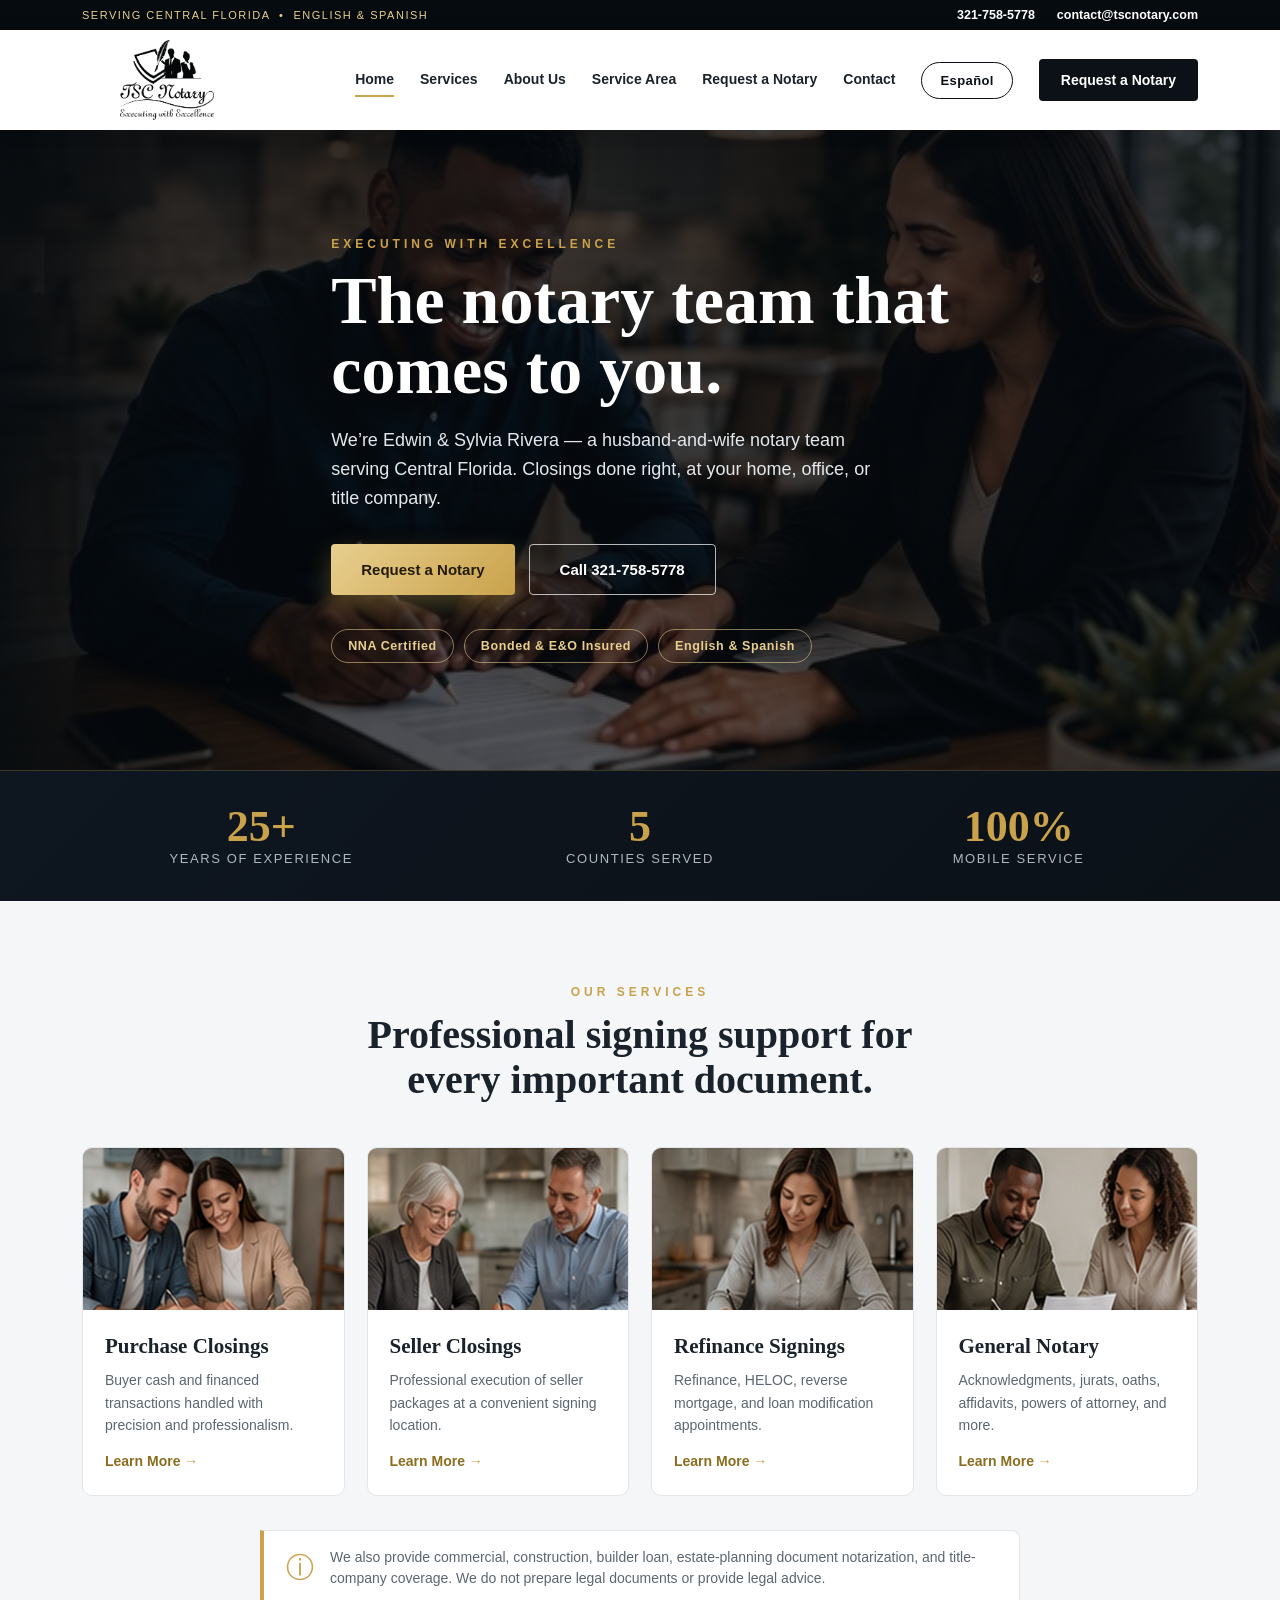
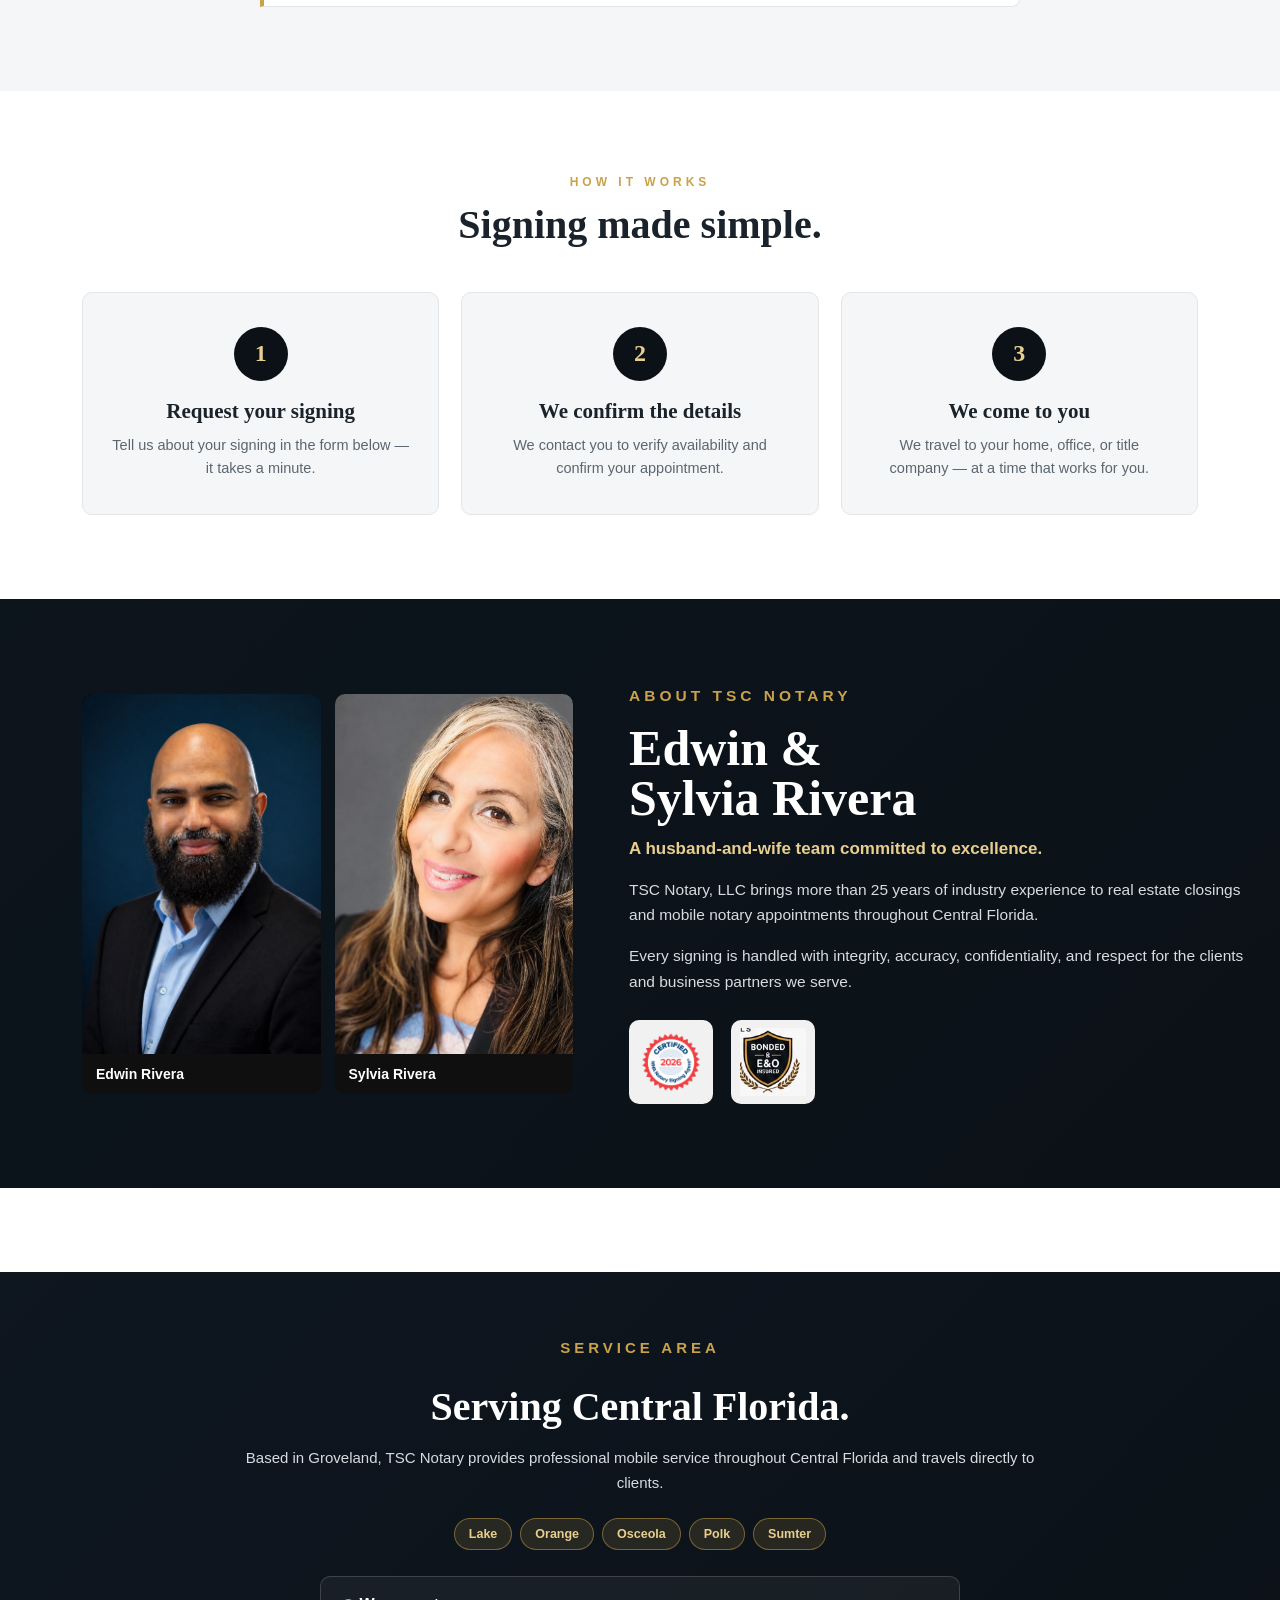
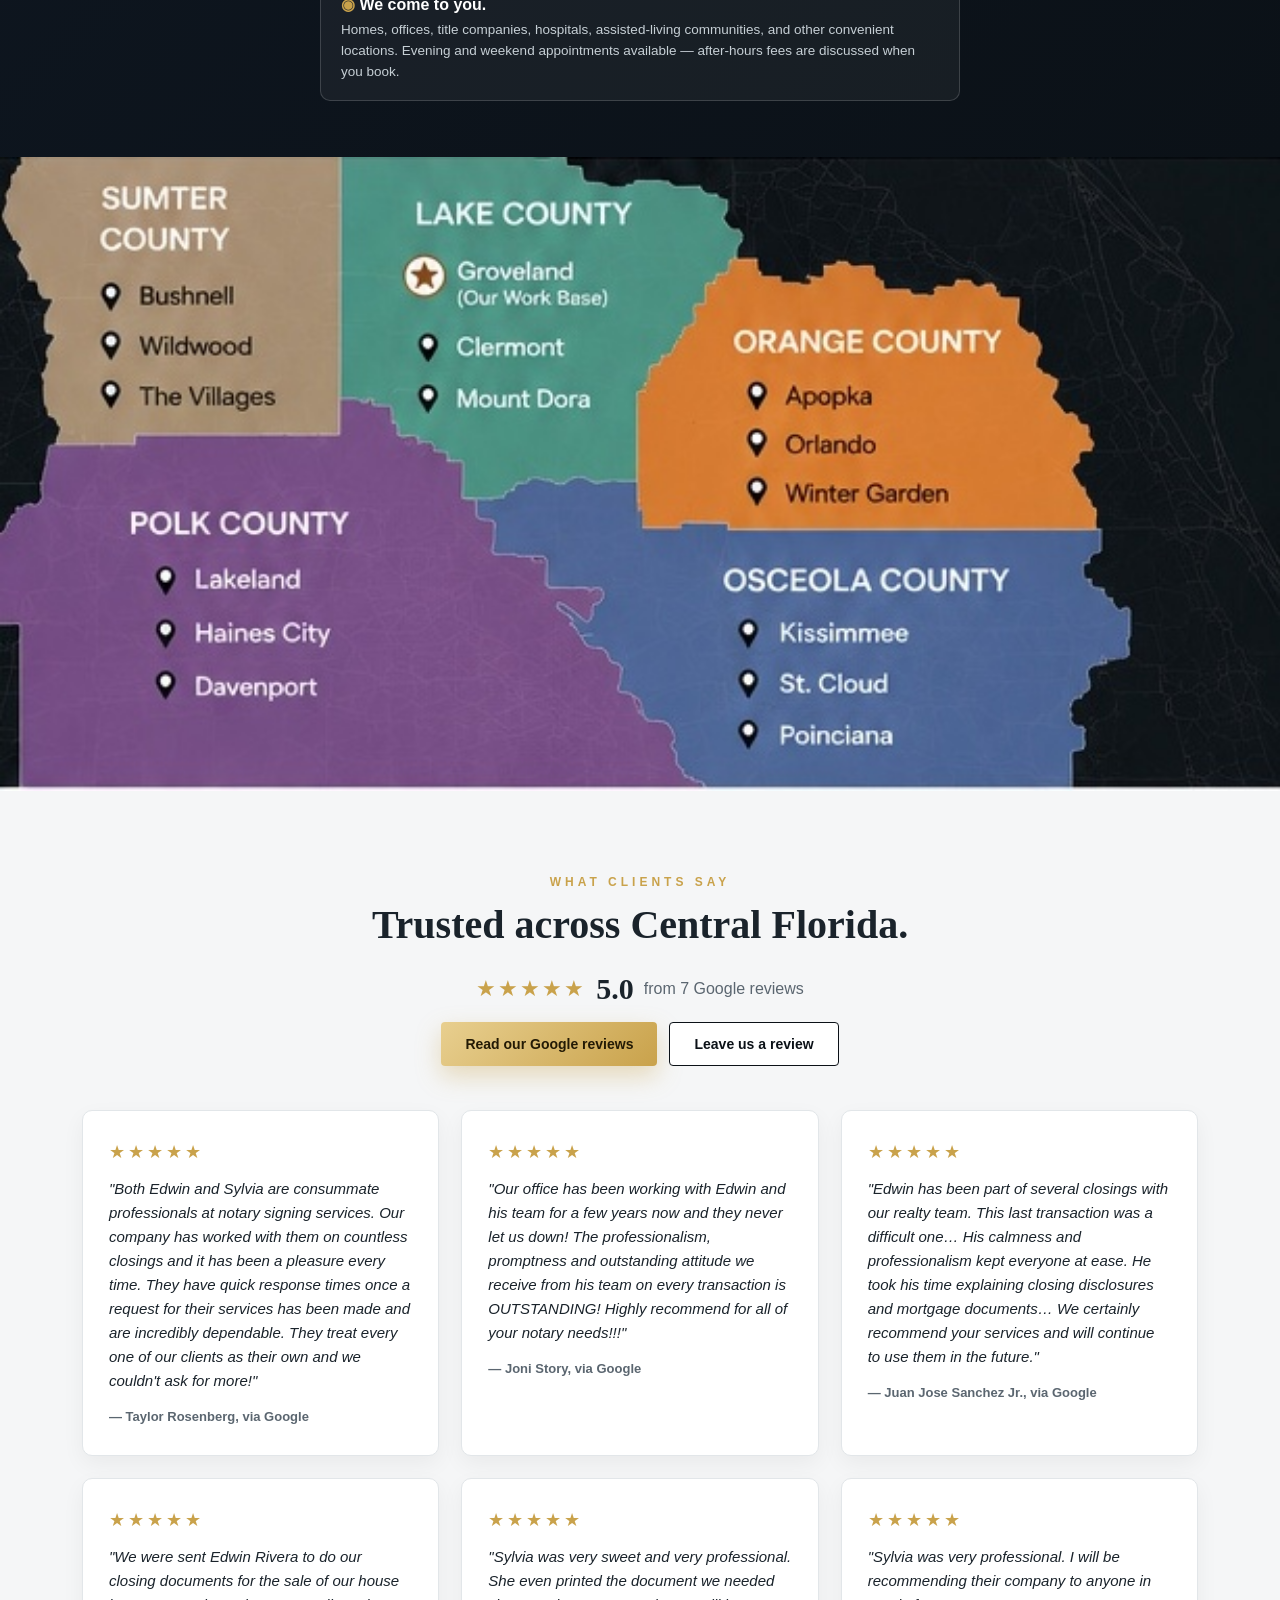
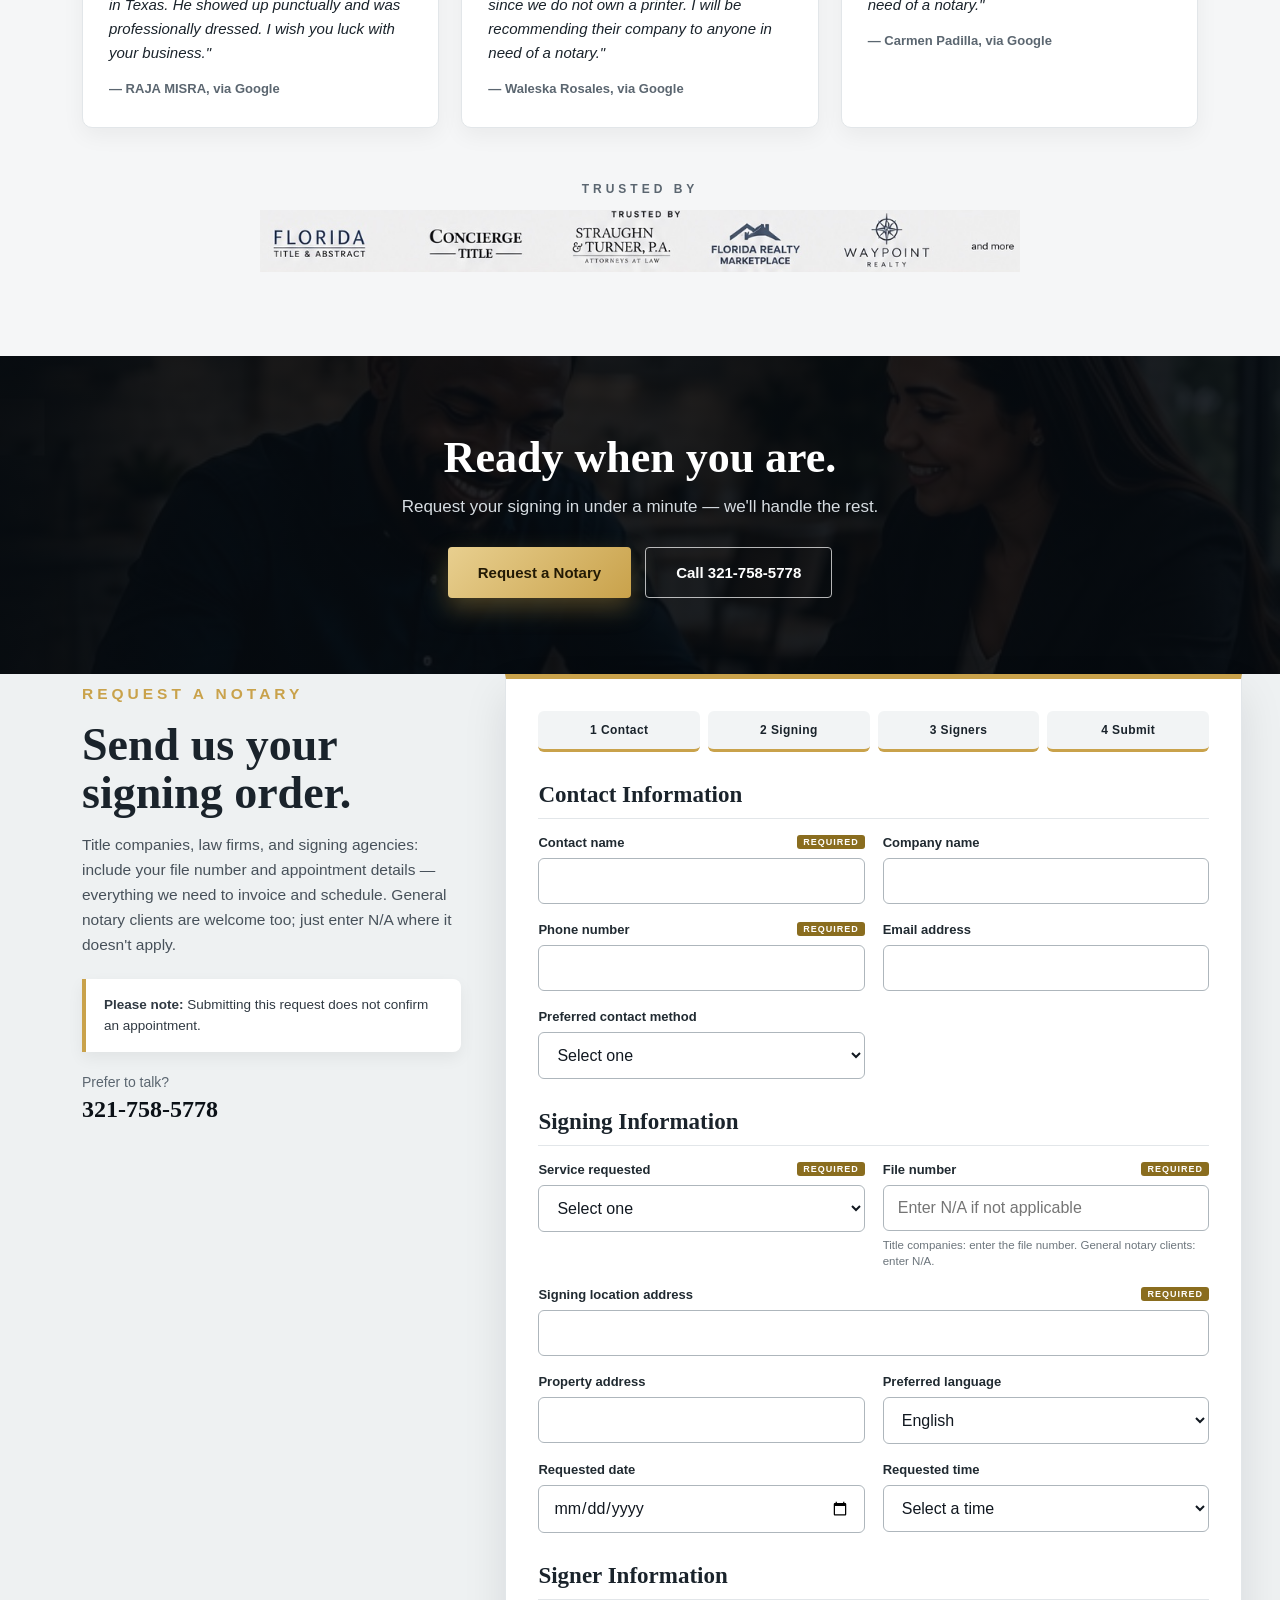
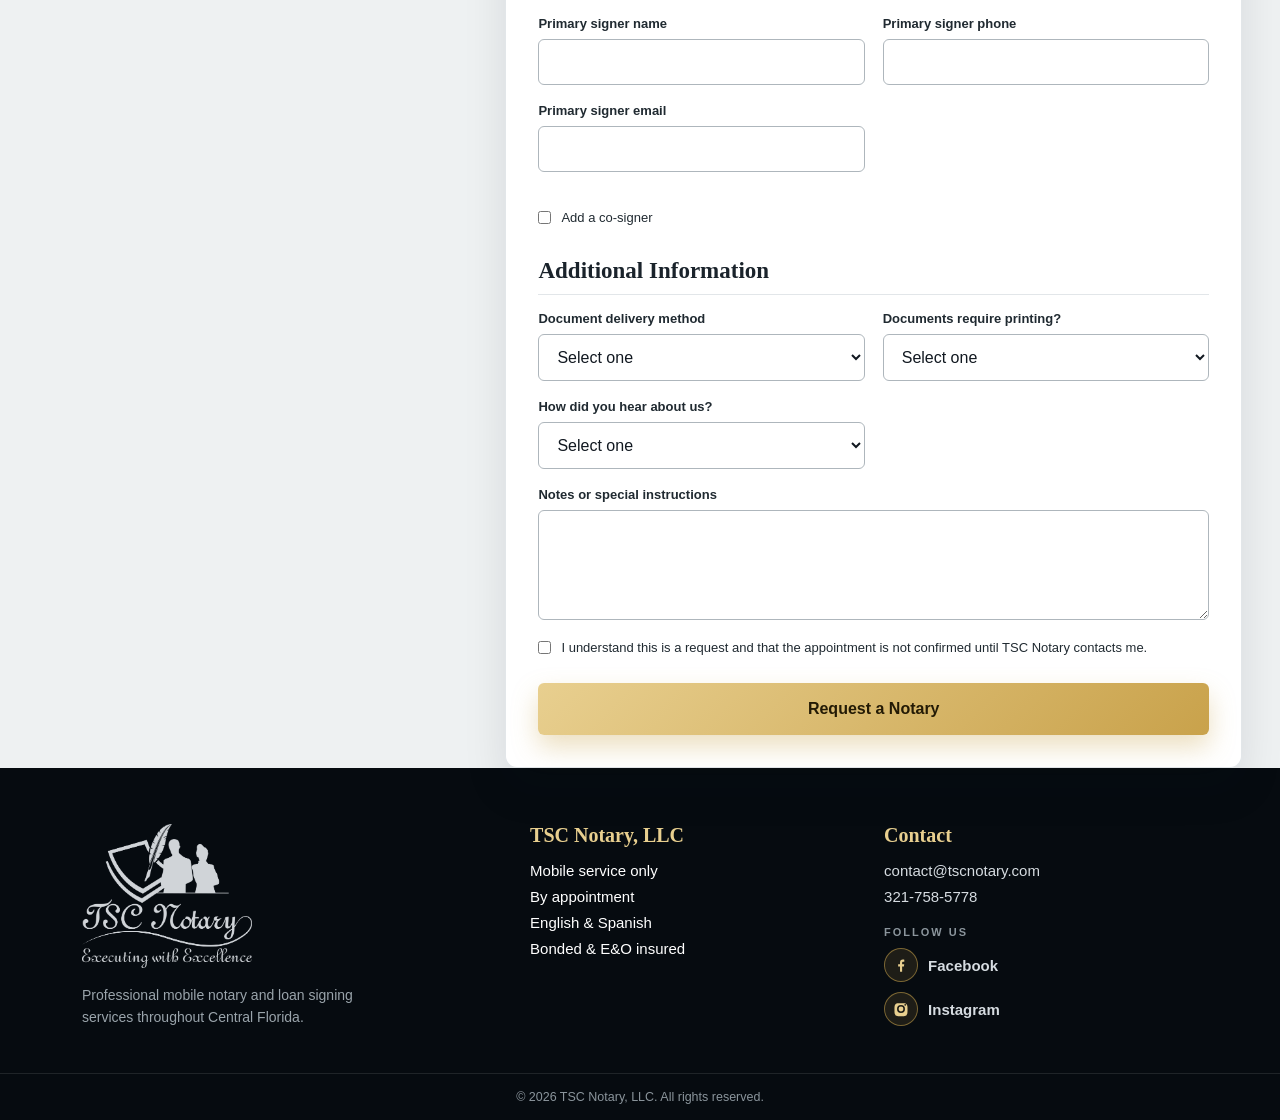
<file: index.html>
<!doctype html>
<html lang="en">
<head>
  <meta charset="utf-8">
  <meta name="viewport" content="width=device-width, initial-scale=1">
  <title>Mobile Notary & Loan Signing Services in Central Florida | TSC Notary, LLC</title>
  <meta name="description" content="TSC Notary, LLC — NNA-certified mobile notary in Central Florida. Loan signings, real estate closings & notarizations at your home or office. English & Spanish.">
  <!-- Link preview card -->
  <meta property="og:type" content="website">
  <meta property="og:url" content="https://tscnotary.com/">
  <meta property="og:title" content="TSC Notary, LLC | Mobile Notary & Loan Signing Services in Central Florida">
  <meta property="og:description" content="Professional mobile notary and loan signing services throughout Central Florida. NNA Certified. English & Spanish.">
  <meta property="og:image" content="https://tscnotary.com/assets/images/tsc-og-card.jpg">
  <meta name="twitter:card" content="summary_large_image">
  <meta name="twitter:title" content="TSC Notary, LLC | Mobile Notary & Loan Signing Services in Central Florida">
  <meta name="twitter:description" content="Professional mobile notary and loan signing services throughout Central Florida. NNA Certified. English & Spanish.">
  <meta name="twitter:image" content="https://tscnotary.com/assets/images/tsc-og-card.jpg">
  <link rel="canonical" href="https://tscnotary.com/">
  <link rel="stylesheet" href="assets/css/concept.css">
  <link rel="stylesheet" href="assets/css/lang-toggle.css">
  <link rel="icon" type="image/png" sizes="512x512" href="assets/logos/favicon.png">
  <link rel="apple-touch-icon" href="assets/logos/favicon.png">
  <script type="application/ld+json">
  {
    "@context": "https://schema.org",
    "@type": "Notary",
    "name": "TSC Notary, LLC",
    "url": "https://tscnotary.com/",
    "telephone": "+1-321-758-5778",
    "email": "contact@tscnotary.com",
    "description": "NNA-certified mobile notary and loan signing services throughout Central Florida. Real estate closings, refinances, seller signings and general notarizations at your home, office, or title company. English & Spanish. By appointment.",
    "founder": [
      {"@type": "Person", "name": "Edwin Rivera"},
      {"@type": "Person", "name": "Sylvia Rivera"}
    ],
    "areaServed": [
      {"@type": "AdministrativeArea", "name": "Lake County, FL"},
      {"@type": "AdministrativeArea", "name": "Orange County, FL"},
      {"@type": "AdministrativeArea", "name": "Osceola County, FL"},
      {"@type": "AdministrativeArea", "name": "Polk County, FL"},
      {"@type": "AdministrativeArea", "name": "Sumter County, FL"}
    ],
    "aggregateRating": {
      "@type": "AggregateRating",
      "ratingValue": "5.0",
      "reviewCount": "7"
    },
    "knowsLanguage": ["English", "Spanish"],
    "sameAs": [
      "https://www.facebook.com/tscnotaryllc/",
      "https://www.instagram.com/tscnotaryllc/"
    ]
  }
  </script>
</head>
<body>

<div class="topbar">
  <div class="wrap topbar-in">
    <span class="topbar-note">Serving Central Florida &nbsp;•&nbsp; English &amp; Spanish</span>
    <span class="topbar-contact">
      <a href="tel:+13217585778">321-758-5778</a>
      <a href="mailto:contact@tscnotary.com">contact@tscnotary.com</a>
    </span>
  </div>
</div>

<header class="site-header">
  <div class="wrap header-in">
    <a class="brand" href="#home" aria-label="TSC Notary home">
      <img src="assets/logos/tsc-logo.png" alt="TSC Notary, Executing with Excellence">
    </a>
    <button class="menu-toggle" aria-label="Open menu">☰</button>
    <nav class="main-nav">
      <a class="active" href="#home">Home</a>
      <a href="#services">Services</a>
      <a href="#about">About Us</a>
      <a href="#service-area">Service Area</a>
      <a href="#request">Request a Notary</a>
      <a href="#contact">Contact</a>
    </nav>
    <button class="lang-toggle" id="lang-toggle" aria-label="Switch to Spanish">Español</button>
    <a class="header-cta" href="#request">Request a Notary</a>
  </div>
</header>

<main>
<!-- HERO -->
<section class="hero" id="home">
  <div class="wrap hero-in">
    <p class="eyebrow gold">EXECUTING WITH EXCELLENCE</p>
    <h1>The notary team that<br>comes to you.</h1>
    <p class="hero-sub">We&rsquo;re Edwin &amp; Sylvia Rivera — a husband-and-wife notary team serving Central Florida. Closings done right, at your home, office, or title company.</p>
    <div class="hero-actions">
      <a class="btn btn-gold" href="#request">Request a Notary</a>
      <a class="btn btn-ghost" href="tel:+13217585778">Call 321-758-5778</a>
    </div>
    <div class="trust-chips">
      <span>NNA Certified</span>
      <span>Bonded &amp; E&amp;O Insured</span>
      <span>English &amp; Spanish</span>
    </div>
  </div>
</section>

<!-- STATS -->
<section class="stats">
  <div class="wrap stats-in">
    <div class="stat"><strong>25+</strong><span>Years of experience</span></div>
    <div class="stat"><strong>5</strong><span>Counties served</span></div>
    <div class="stat"><strong>100%</strong><span>Mobile service</span></div>
  </div>
</section>

<!-- SERVICES -->
<section class="services section" id="services">
  <div class="wrap">
    <p class="eyebrow gold center">OUR SERVICES</p>
    <h2 class="section-title center">Professional signing support for<br>every important document.</h2>
    <div class="service-grid">
      <article class="service-card">
        <div class="card-img"><img src="assets/images/purchase.jpg" alt="Purchase closing signing"></div>
        <div class="card-body"><h3>Purchase Closings</h3><p>Buyer cash and financed transactions handled with precision and professionalism.</p><a href="#request">Learn More <span>→</span></a></div>
      </article>
      <article class="service-card">
        <div class="card-img"><img src="assets/images/seller.jpg" alt="Seller closing signing"></div>
        <div class="card-body"><h3>Seller Closings</h3><p>Professional execution of seller packages at a convenient signing location.</p><a href="#request">Learn More <span>→</span></a></div>
      </article>
      <article class="service-card">
        <div class="card-img"><img src="assets/images/refinance.jpg" alt="Refinance signing"></div>
        <div class="card-body"><h3>Refinance Signings</h3><p>Refinance, HELOC, reverse mortgage, and loan modification appointments.</p><a href="#request">Learn More <span>→</span></a></div>
      </article>
      <article class="service-card">
        <div class="card-img"><img src="assets/images/general-notary.jpg" alt="General notary appointment"></div>
        <div class="card-body"><h3>General Notary</h3><p>Acknowledgments, jurats, oaths, affidavits, powers of attorney, and more.</p><a href="#request">Learn More <span>→</span></a></div>
      </article>
    </div>
    <div class="notice"><span>ⓘ</span><p>We also provide commercial, construction, builder loan, estate-planning document notarization, and title-company coverage. We do not prepare legal documents or provide legal advice.</p></div>
  </div>
</section>

<!-- HOW IT WORKS -->
<section class="process section">
  <div class="wrap">
    <p class="eyebrow gold center">HOW IT WORKS</p>
    <h2 class="section-title center">Signing made simple.</h2>
    <div class="process-grid">
      <div class="process-step"><span class="step-num">1</span><h3>Request your signing</h3><p>Tell us about your signing in the form below — it takes a minute.</p></div>
      <div class="process-step"><span class="step-num">2</span><h3>We confirm the details</h3><p>We contact you to verify availability and confirm your appointment.</p></div>
      <div class="process-step"><span class="step-num">3</span><h3>We come to you</h3><p>We travel to your home, office, or title company — at a time that works for you.</p></div>
    </div>
  </div>
</section>

<!-- ABOUT -->
<section class="about section" id="about">
  <div class="wrap about-in">
    <div class="about-photos">
      <figure><img src="assets/images/edwin.jpg" alt="Edwin Rivera"><figcaption>Edwin Rivera</figcaption></figure>
      <figure><img src="assets/images/sylvia.jpg" alt="Sylvia Rivera"><figcaption>Sylvia Rivera</figcaption></figure>
    </div>
    <div class="about-copy">
      <p class="eyebrow gold">ABOUT TSC NOTARY</p>
      <h2>Edwin &amp;<br>Sylvia Rivera</h2>
      <h3>A husband-and-wife team committed to excellence.</h3>
      <p>TSC Notary, LLC brings more than 25 years of industry experience to real estate closings and mobile notary appointments throughout Central Florida.</p>
      <p>Every signing is handled with integrity, accuracy, confidentiality, and respect for the clients and business partners we serve.</p>
      <div class="cred-mini">
        <img src="assets/logos/nna-certified.png" alt="NNA Certified">
        <img src="assets/images/bonded-eo.png" alt="Bonded and E&O Insured">
      </div>
    </div>
  </div>
</section>

<!-- SERVICE AREA -->
<section class="service-area" id="service-area">
  <div class="area-panel">
    <div class="area-copy">
      <p class="eyebrow gold">SERVICE AREA</p>
      <h2>Serving Central Florida.</h2>
      <p>Based in Groveland, TSC Notary provides professional mobile service throughout Central Florida and travels directly to clients.</p>
      <div class="county-chips">
        <span>Lake</span><span>Orange</span><span>Osceola</span><span>Polk</span><span>Sumter</span>
      </div>
      <div class="come-to-you">
        <strong>We come to you.</strong>
        <span>Homes, offices, title companies, hospitals, assisted-living communities, and other convenient locations. Evening and weekend appointments available — after-hours fees are discussed when you book.</span>
      </div>
    </div>
  </div>
  <div class="map-bleed">
    <img src="assets/images/map-central-florida.jpg" alt="Central Florida service map covering Lake, Orange, Osceola, Polk, and Sumter counties">
  </div>
</section>

<!-- REVIEWS -->
<section class="reviews section">
  <div class="wrap">
    <p class="eyebrow gold center">WHAT CLIENTS SAY</p>
    <h2 class="section-title center">Trusted across Central Florida.</h2>
    <div class="rating-badge"><span class="stars">★★★★★</span><strong>5.0</strong><span>from 7 Google reviews</span></div>
    <div class="review-actions">
      <a class="btn btn-gold btn-sm" href="https://maps.app.goo.gl/DepgJKfb3ujSH8C49" target="_blank" rel="noopener">Read our Google reviews</a>
      <a class="btn btn-outline btn-sm" href="https://maps.app.goo.gl/DepgJKfb3ujSH8C49" target="_blank" rel="noopener">Leave us a review</a>
    </div>
    <div class="review-grid">
      <article class="review-card"><div class="stars">★★★★★</div><p>"Both Edwin and Sylvia are consummate professionals at notary signing services. Our company has worked with them on countless closings and it has been a pleasure every time. They have quick response times once a request for their services has been made and are incredibly dependable. They treat every one of our clients as their own and we couldn't ask for more!"</p><span>— Taylor Rosenberg, via Google</span></article>
      <article class="review-card"><div class="stars">★★★★★</div><p>"Our office has been working with Edwin and his team for a few years now and they never let us down! The professionalism, promptness and outstanding attitude we receive from his team on every transaction is OUTSTANDING! Highly recommend for all of your notary needs!!!"</p><span>— Joni Story, via Google</span></article>
      <article class="review-card"><div class="stars">★★★★★</div><p>"Edwin has been part of several closings with our realty team. This last transaction was a difficult one… His calmness and professionalism kept everyone at ease. He took his time explaining closing disclosures and mortgage documents… We certainly recommend your services and will continue to use them in the future."</p><span>— Juan Jose Sanchez Jr., via Google</span></article>
      <article class="review-card"><div class="stars">★★★★★</div><p>"We were sent Edwin Rivera to do our closing documents for the sale of our house in Texas. He showed up punctually and was professionally dressed. I wish you luck with your business."</p><span>— RAJA MISRA, via Google</span></article>
      <article class="review-card"><div class="stars">★★★★★</div><p>"Sylvia was very sweet and very professional. She even printed the document we needed since we do not own a printer. I will be recommending their company to anyone in need of a notary."</p><span>— Waleska Rosales, via Google</span></article>
      <article class="review-card"><div class="stars">★★★★★</div><p>"Sylvia was very professional. I will be recommending their company to anyone in need of a notary."</p><span>— Carmen Padilla, via Google</span></article>
    </div>
    <div class="trusted-row">
      <p class="eyebrow center">TRUSTED BY</p>
      <img src="assets/images/trusted-by.png" alt="Florida Title and Abstract, Concierge Title, Straughn and Turner, Florida Realty Marketplace, Waypoint Realty, and more">
    </div>
  </div>
</section>

<!-- CTA BAND -->
<section class="cta-band">
  <div class="wrap cta-in">
    <h2>Ready when you are.</h2>
    <p>Request your signing in under a minute — we'll handle the rest.</p>
    <div class="hero-actions center">
      <a class="btn btn-gold" href="#request">Request a Notary</a>
      <a class="btn btn-ghost" href="tel:+13217585778">Call 321-758-5778</a>
    </div>
  </div>
</section>

<!-- REQUEST FORM -->
<section id="request" class="request">
  <div class="wrap request-shell">
    <div class="request-intro">
      <p class="eyebrow gold">REQUEST A NOTARY</p>
      <h2>Send us your signing order.</h2>
      <p>Title companies, law firms, and signing agencies: include your file number and appointment details — everything we need to invoice and schedule. General notary clients are welcome too; just enter N/A where it doesn't apply.</p>
      <div class="request-notice"><strong>Please note:</strong> Submitting this request does not confirm an appointment.</div>
      <div class="request-side-contact">
        <span>Prefer to talk?</span>
        <a href="tel:+13217585778">321-758-5778</a>
      </div>
    </div>

    <form class="form-card" name="notary-request" method="POST" action="/thank-you.html" data-netlify="true" netlify netlify-honeypot="bot-field">
      <input type="hidden" name="form-name" value="notary-request">
      <p hidden><label>Do not fill this out: <input name="bot-field"></label></p>

      <div class="steps">
        <div class="step">1 Contact</div>
        <div class="step">2 Signing</div>
        <div class="step">3 Signers</div>
        <div class="step">4 Submit</div>
      </div>

      <h3>Contact Information</h3>
      <div class="form-grid">
        <div><label for="contact-name">Contact name <span class="req">REQUIRED</span></label><input id="contact-name" name="contact_name" required></div>
        <div><label for="company">Company name</label><input id="company" name="company_name"></div>
        <div><label for="phone">Phone number <span class="req">REQUIRED</span></label><input id="phone" name="phone" type="tel" required></div>
        <div><label for="email">Email address</label><input id="email" name="email" type="email"></div>
        <div><label for="contact-method">Preferred contact method</label><select id="contact-method" name="preferred_contact"><option value="">Select one</option><option value="Phone call">Phone call</option><option value="Text message">Text message</option><option value="Email">Email</option></select></div>
      </div>

      <h3>Signing Information</h3>
      <div class="form-grid">
        <div><label for="service">Service requested <span class="req">REQUIRED</span></label><select id="service" name="service_requested" required><option value="">Select one</option><option value="General Notarization">General Notarization</option><option value="Purchase Closing">Purchase Closing</option><option value="Seller Package">Seller Package</option><option value="Refinance">Refinance</option><option value="HELOC">HELOC</option><option value="Reverse Mortgage">Reverse Mortgage</option><option value="Loan Application">Loan Application</option><option value="Estate Planning Documents">Estate Planning Documents</option><option value="I-9 Employment Verification">I-9 Employment Verification</option><option value="Other">Other</option></select></div>
        <div><label for="file-number">File number <span class="req">REQUIRED</span></label><input id="file-number" name="file_number" required placeholder="Enter N/A if not applicable"><div class="helper">Title companies: enter the file number. General notary clients: enter N/A.</div></div>
        <div class="full"><label for="location">Signing location address <span class="req">REQUIRED</span></label><input id="location" name="signing_location" required autocomplete="street-address"></div>
        <div><label for="property">Property address</label><input id="property" name="property_address"></div>
        <div><label for="language">Preferred language</label><select id="language" name="language"><option value="English">English</option><option value="Spanish">Spanish</option></select></div>
        <div><label for="date">Requested date</label><input id="date" name="requested_date" type="date"></div>
        <div><label for="time">Requested time</label><select id="time" name="requested_time"><option value="">Select a time</option><option value="8:00 AM">8:00 AM</option><option value="9:00 AM">9:00 AM</option><option value="10:00 AM">10:00 AM</option><option value="11:00 AM">11:00 AM</option><option value="12:00 PM">12:00 PM</option><option value="1:00 PM">1:00 PM</option><option value="2:00 PM">2:00 PM</option><option value="3:00 PM">3:00 PM</option><option value="4:00 PM">4:00 PM</option><option value="5:00 PM">5:00 PM</option><option value="6:00 PM">6:00 PM</option><option value="7:00 PM">7:00 PM</option></select></div>
      </div>

      <h3>Signer Information</h3>
      <div class="form-grid">
        <div><label for="signer-name">Primary signer name</label><input id="signer-name" name="primary_signer_name"></div>
        <div><label for="signer-phone">Primary signer phone</label><input id="signer-phone" name="primary_signer_phone" type="tel"></div>
        <div><label for="signer-email">Primary signer email</label><input id="signer-email" name="primary_signer_email" type="email"></div>
        <div></div>
        <div class="full">
          <label class="checkline"><input id="add-cosigner" name="has_cosigner" type="checkbox" value="Yes"><span>Add a co-signer</span></label>
          <div class="cosigner">
            <div class="form-grid">
              <div><label for="cosigner-name">Co-signer name</label><input id="cosigner-name" name="cosigner_name"></div>
              <div><label for="cosigner-phone">Co-signer phone</label><input id="cosigner-phone" name="cosigner_phone" type="tel"></div>
              <div><label for="cosigner-email">Co-signer email</label><input id="cosigner-email" name="cosigner_email" type="email"></div>
            </div>
          </div>
        </div>
      </div>

      <h3>Additional Information</h3>
      <div class="form-grid">
        <div><label for="delivery">Document delivery method</label><select id="delivery" name="document_delivery"><option value="">Select one</option><option value="Documents already printed">Documents already printed</option><option value="Email documents">Email documents</option><option value="Secure link">Secure link</option><option value="Signer will have documents">Signer will have documents</option><option value="Unknown">Unknown</option></select></div>
        <div><label for="printing">Documents require printing?</label><select id="printing" name="printing_required"><option value="">Select one</option><option value="Yes — Letter">Yes — Letter</option><option value="Yes — Legal">Yes — Legal</option><option value="Yes — Mixed sizes">Yes — Mixed sizes</option><option value="No">No</option><option value="Unknown">Unknown</option></select></div>
        <div><label for="source">How did you hear about us?</label><select id="source" name="referral_source"><option value="">Select one</option><option value="Google Search">Google Search</option><option value="Realtor">Realtor</option><option value="Title Company">Title Company</option><option value="Attorney">Attorney</option><option value="Referral">Referral</option><option value="Facebook">Facebook</option><option value="Instagram">Instagram</option><option value="Returning Client">Returning Client</option><option value="Other">Other</option></select></div>
        <div class="full"><label for="notes">Notes or special instructions</label><textarea id="notes" name="notes"></textarea></div>
      </div>

      <label class="checkline"><input type="checkbox" required name="appointment_acknowledgment" value="Acknowledged"><span>I understand this is a request and that the appointment is not confirmed until TSC Notary contacts me.</span></label>
      <button class="submit" type="submit">Request a Notary</button>
    </form>
  </div>
</section>
</main>

<footer id="contact">
  <div class="wrap footer-main">
    <div class="footer-brand">
      <img src="assets/logos/tsc-logo-footer.png" alt="TSC Notary, Executing with Excellence">
      <p>Professional mobile notary and loan signing services throughout Central Florida.</p>
    </div>
    <div class="footer-details">
      <strong>TSC Notary, LLC</strong>
      <span>Mobile service only</span>
      <span>By appointment</span>
      <span>English &amp; Spanish</span>
      <span>Bonded &amp; E&amp;O insured</span>
    </div>
    <div class="footer-contact">
      <strong>Contact</strong>
      <a href="mailto:contact@tscnotary.com">contact@tscnotary.com</a>
      <a href="tel:+13217585778">321-758-5778</a>
      <div class="social-row">
        <span class="social-label">Follow us</span>
        <a class="social-link" href="https://www.facebook.com/tscnotaryllc/" target="_blank" rel="noopener" aria-label="TSC Notary on Facebook">
          <svg viewBox="0 0 24 24" aria-hidden="true"><path d="M13.5 21v-7h2.4l.4-3h-2.8V9.1c0-.9.3-1.5 1.6-1.5h1.3V4.9c-.3 0-1.1-.1-2.1-.1-2.1 0-3.6 1.3-3.6 3.7V11H8.2v3h2.5v7h2.8z"/></svg>
          <span>Facebook</span>
        </a>
        <a class="social-link" href="https://www.instagram.com/tscnotaryllc/" target="_blank" rel="noopener" aria-label="TSC Notary on Instagram">
          <svg viewBox="0 0 24 24" aria-hidden="true"><path d="M12 8.8a3.2 3.2 0 1 0 0 6.4 3.2 3.2 0 0 0 0-6.4zm0-2.1a5.3 5.3 0 1 1 0 10.6 5.3 5.3 0 0 1 0-10.6zm6.8-.3a1.2 1.2 0 1 1-2.4 0 1.2 1.2 0 0 1 2.4 0zM12 4.2c-2.5 0-2.8 0-3.8.1-1 .1-1.6.2-2.1.4-.6.2-1 .5-1.4.9-.4.4-.7.8-.9 1.4-.2.5-.3 1.1-.4 2.1-.1 1-.1 1.3-.1 3.8s0 2.8.1 3.8c.1 1 .2 1.6.4 2.1.2.6.5 1 .9 1.4.4.4.8.7 1.4.9.5.2 1.1.3 2.1.4 1 .1 1.3.1 3.8.1s2.8 0 3.8-.1c1-.1 1.6-.2 2.1-.4.6-.2 1-.5 1.4-.9.4-.4.7-.8.9-1.4.2-.5.3-1.1.4-2.1.1-1 .1-1.3.1-3.8s0-2.8-.1-3.8c-.1-1-.2-1.6-.4-2.1-.2-.6-.5-1-.9-1.4-.4-.4-.8-.7-1.4-.9-.5-.2-1.1-.3-2.1-.4-1-.1-1.3-.1-3.8-.1z"/></svg>
          <span>Instagram</span>
        </a>
      </div>
    </div>
  </div>
  <div class="footer-bottom">
    <div class="wrap"><span>© 2026 TSC Notary, LLC. All rights reserved.</span></div>
  </div>
</footer>

<div class="mobile-callbar">
  <a href="tel:+13217585778" class="mc-call">Call now</a>
  <a href="#request" class="mc-req">Request</a>
</div>

<script src="assets/js/app.js"></script>
<script src="assets/js/lang.js"></script>
</body>
</html>
</file>
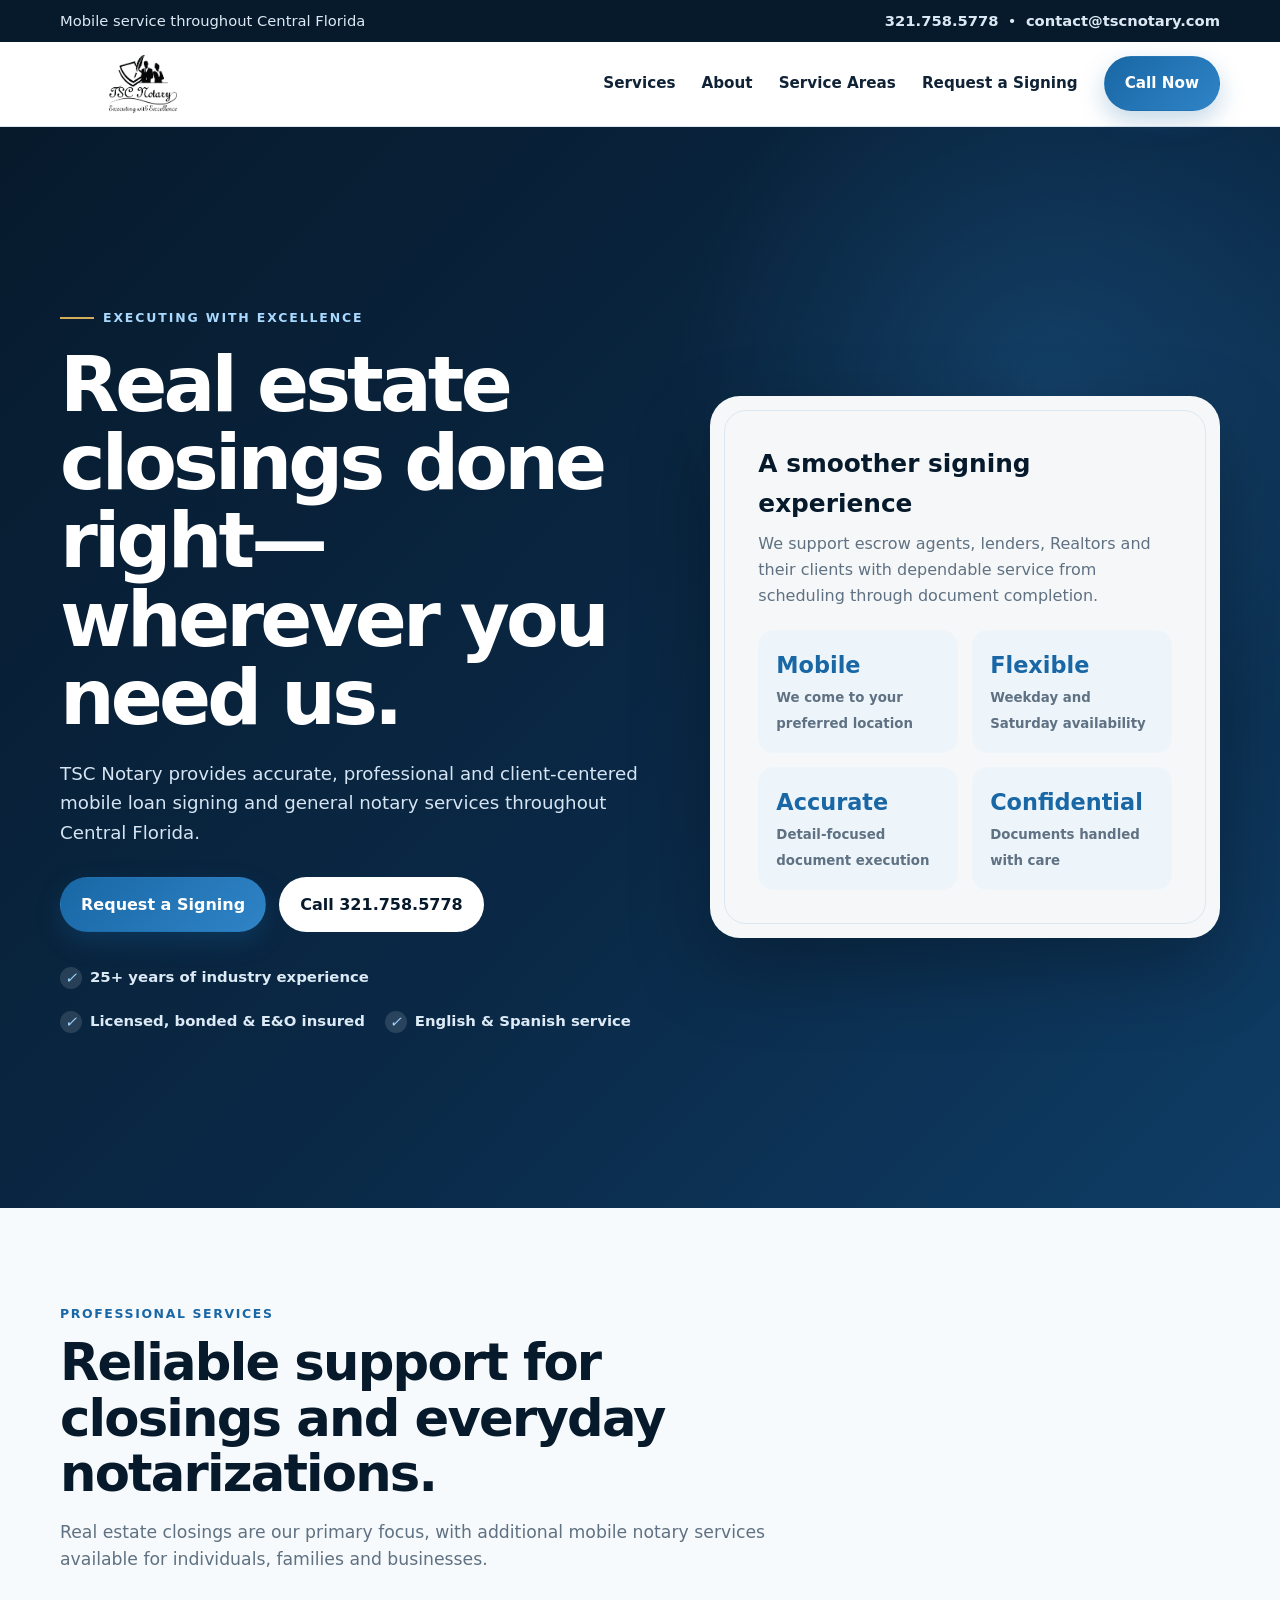
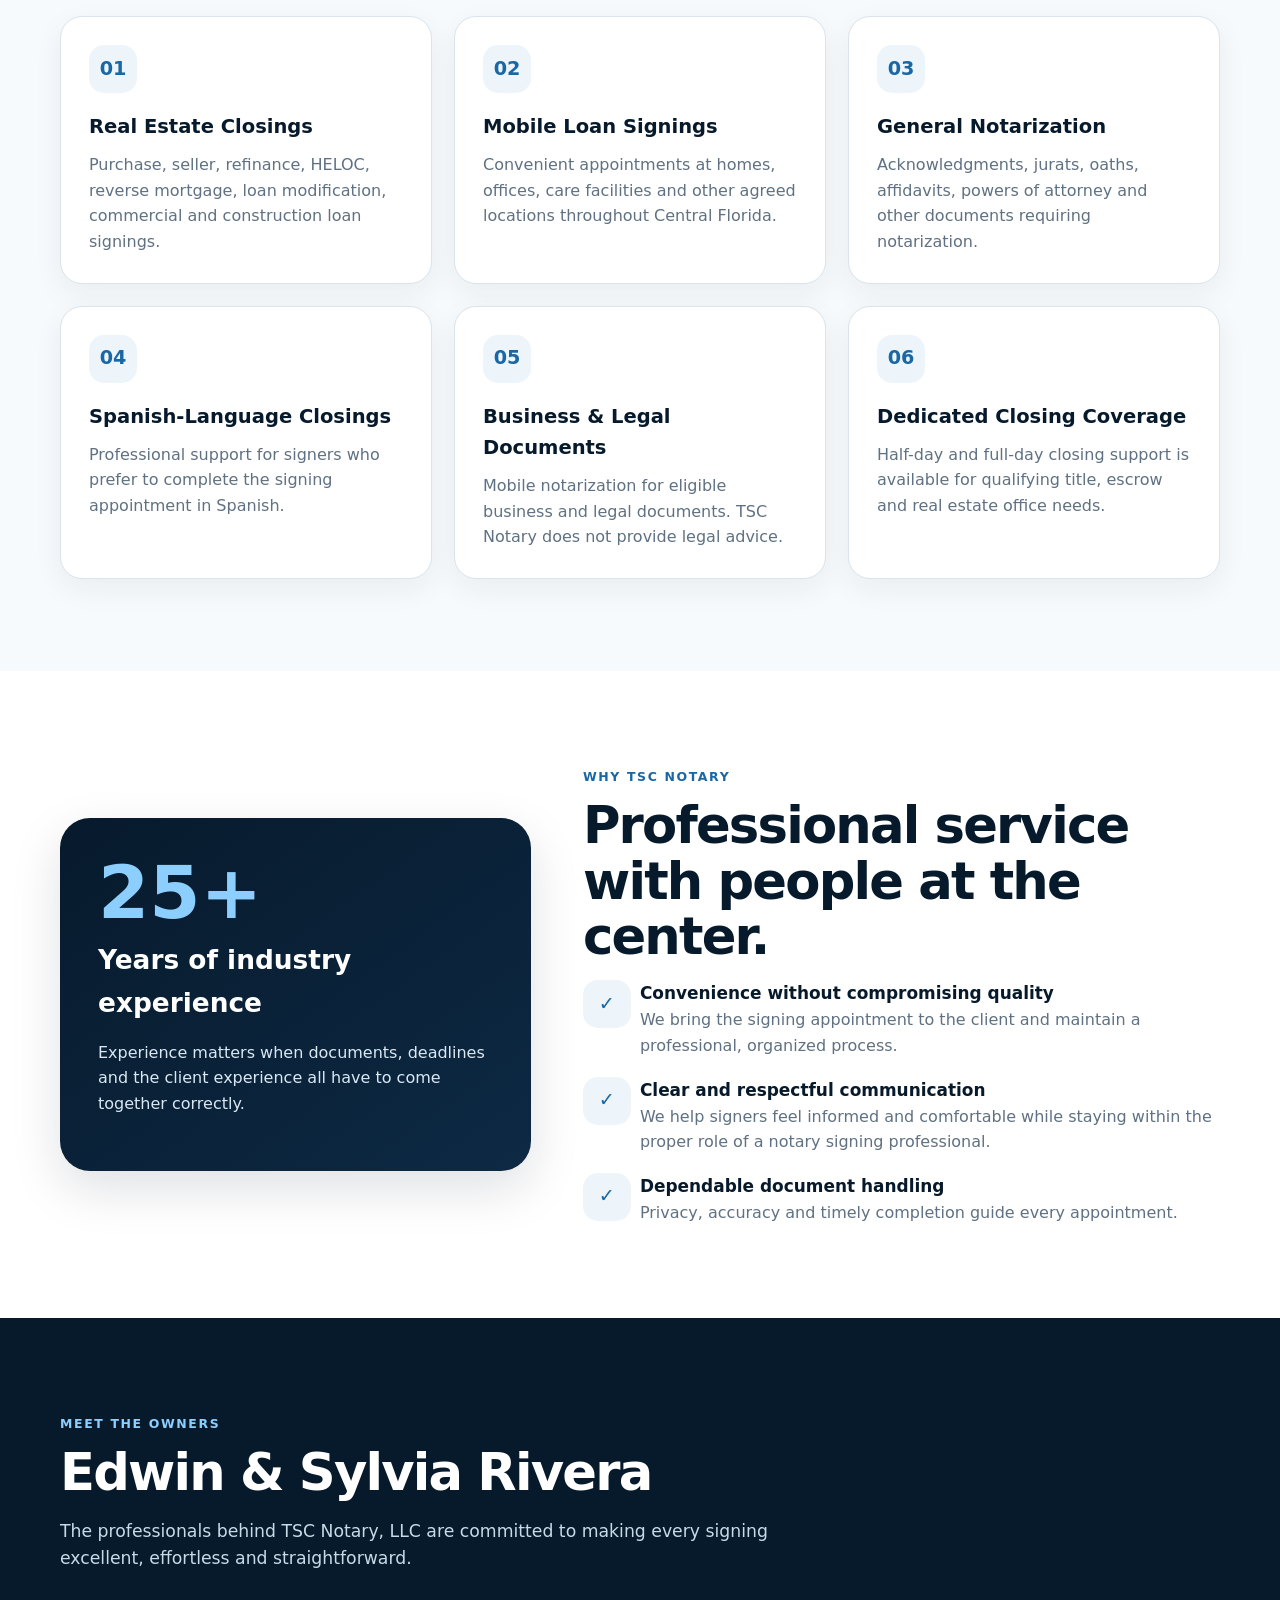
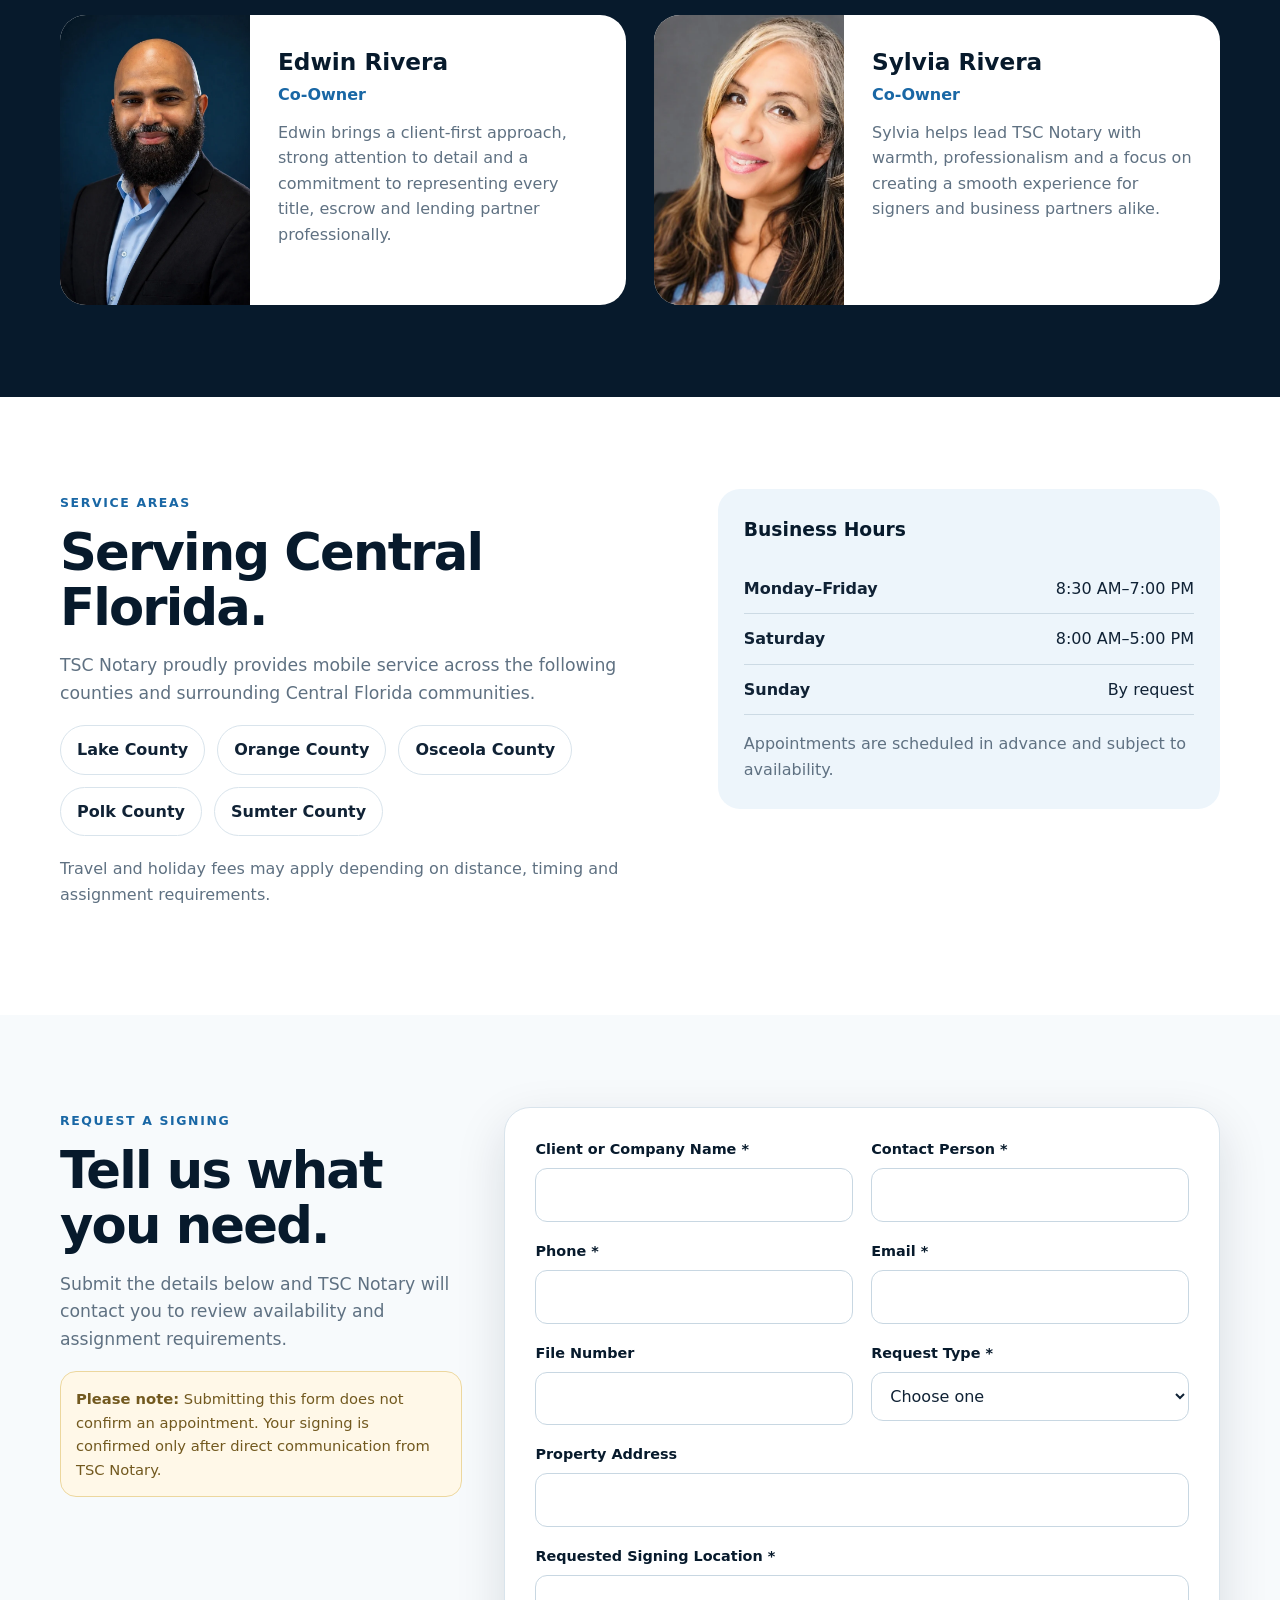
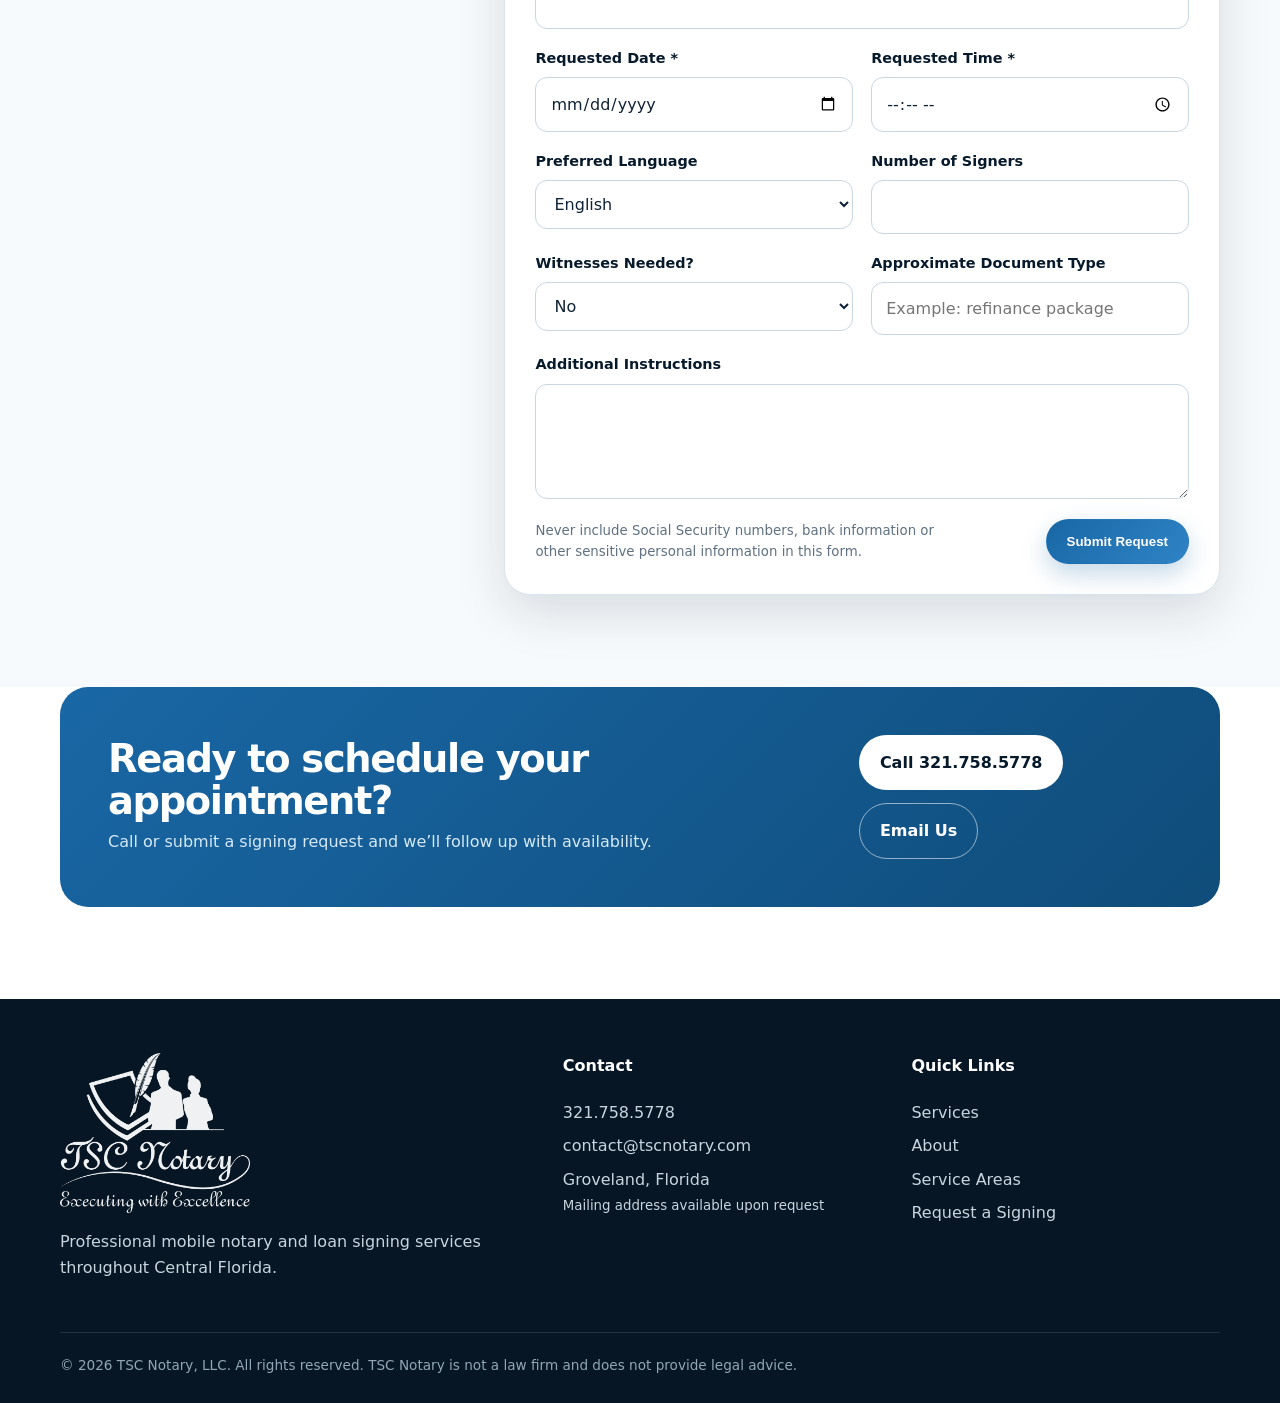
<file: index.html.html>
<!doctype html>
<html lang="en">
<head>
  <meta charset="utf-8">
  <meta name="viewport" content="width=device-width, initial-scale=1">
  <title>TSC Notary | Mobile Notary & Loan Signing Services in Central Florida</title>
  <meta name="description" content="TSC Notary provides professional mobile notary and real estate loan signing services throughout Central Florida, including Lake, Orange, Osceola, Polk and Sumter counties.">
  <meta name="theme-color" content="#071a2c">
  <meta property="og:title" content="TSC Notary | Executing with Excellence">
  <meta property="og:description" content="Professional mobile notary and real estate closing services throughout Central Florida.">
  <style>
    :root {
      --navy:#071a2c;
      --navy-2:#0d2944;
      --blue:#1967a5;
      --blue-2:#2f84c6;
      --ice:#edf5fb;
      --white:#ffffff;
      --ink:#102235;
      --muted:#5f7182;
      --line:#d9e4ec;
      --gold:#d4ad5a;
      --shadow:0 18px 50px rgba(7,26,44,.13);
      --radius:22px;
      --max:1160px;
    }
    *{box-sizing:border-box}
    html{scroll-behavior:smooth}
    body{margin:0;font-family:Inter,ui-sans-serif,system-ui,-apple-system,BlinkMacSystemFont,"Segoe UI",sans-serif;color:var(--ink);background:#fff;line-height:1.6}
    a{color:inherit;text-decoration:none}
    img{max-width:100%;display:block}
    .wrap{width:min(var(--max),calc(100% - 36px));margin-inline:auto}
    .topbar{background:var(--navy);color:#dce9f4;font-size:.92rem}
    .topbar .wrap{display:flex;justify-content:space-between;gap:24px;padding:9px 0;align-items:center}
    .topbar a{font-weight:700}
    header{position:sticky;top:0;z-index:30;background:rgba(255,255,255,.95);backdrop-filter:blur(12px);border-bottom:1px solid rgba(217,228,236,.9)}
    nav{height:84px;display:flex;align-items:center;justify-content:space-between;gap:28px}
    .brand{display:flex;align-items:center;gap:12px}
    .brand img{width:166px;height:58px;object-fit:contain}
    .links{display:flex;gap:26px;align-items:center;font-weight:750;font-size:.95rem}
    .links a:hover{color:var(--blue)}
    .btn{display:inline-flex;align-items:center;justify-content:center;gap:9px;padding:14px 20px;border-radius:999px;font-weight:800;border:1px solid transparent;transition:.2s ease;cursor:pointer}
    .btn-primary{background:linear-gradient(135deg,var(--blue),var(--blue-2));color:#fff;box-shadow:0 10px 24px rgba(25,103,165,.25)}
    .btn-primary:hover{transform:translateY(-2px)}
    .btn-outline{border-color:#b9ccda;color:var(--navy);background:#fff}
    .btn-light{background:#fff;color:var(--navy)}
    .hero{background:
      radial-gradient(circle at 82% 24%,rgba(47,132,198,.25),transparent 28%),
      linear-gradient(135deg,#071a2c 0%,#0a2947 58%,#0f3d66 100%);
      color:#fff;overflow:hidden}
    .hero-grid{min-height:690px;display:grid;grid-template-columns:1.08fr .92fr;align-items:center;gap:52px;padding:82px 0}
    .eyebrow{display:inline-flex;align-items:center;gap:9px;text-transform:uppercase;letter-spacing:.15em;font-weight:850;font-size:.78rem;color:#a9d9ff}
    .eyebrow:before{content:"";width:34px;height:2px;background:var(--gold)}
    h1{font-size:clamp(2.75rem,6vw,5.25rem);line-height:1.02;letter-spacing:-.05em;margin:18px 0 22px;max-width:850px}
    .hero p{font-size:1.14rem;color:#d5e5f3;max-width:670px;margin:0 0 30px}
    .hero-actions{display:flex;flex-wrap:wrap;gap:13px}
    .trust-row{display:flex;flex-wrap:wrap;gap:20px;margin-top:34px;color:#dceaf5;font-weight:700;font-size:.93rem}
    .trust-row span{display:flex;align-items:center;gap:8px}
    .check{width:22px;height:22px;border-radius:50%;background:rgba(255,255,255,.13);display:inline-grid;place-items:center;color:#9bd5ff}
    .hero-card{background:rgba(255,255,255,.96);color:var(--ink);border-radius:30px;padding:26px;box-shadow:0 30px 80px rgba(0,0,0,.28);position:relative}
    .hero-card:before{content:"";position:absolute;inset:14px;border:1px solid #dbe8f1;border-radius:22px;pointer-events:none}
    .hero-card-inner{position:relative;z-index:1;padding:22px}
    .hero-card h3{font-size:1.55rem;margin:0 0 8px;color:var(--navy)}
    .hero-card p{color:var(--muted);font-size:1rem;margin-bottom:22px}
    .metric-grid{display:grid;grid-template-columns:repeat(2,1fr);gap:14px}
    .metric{background:var(--ice);border-radius:16px;padding:18px}
    .metric strong{display:block;font-size:1.4rem;color:var(--blue)}
    .metric small{color:var(--muted);font-weight:700}
    section{padding:92px 0}
    .section-head{max-width:760px;margin-bottom:42px}
    .kicker{color:var(--blue);font-weight:850;text-transform:uppercase;letter-spacing:.13em;font-size:.78rem}
    h2{font-size:clamp(2rem,4vw,3.4rem);line-height:1.08;letter-spacing:-.035em;margin:10px 0 16px;color:var(--navy)}
    .lead{font-size:1.08rem;color:var(--muted)}
    .services{background:#f7fafc}
    .card-grid{display:grid;grid-template-columns:repeat(3,1fr);gap:22px}
    .card{background:#fff;border:1px solid var(--line);border-radius:var(--radius);padding:28px;box-shadow:0 10px 30px rgba(7,26,44,.06)}
    .icon{width:48px;height:48px;border-radius:15px;background:var(--ice);display:grid;place-items:center;color:var(--blue);font-weight:900;font-size:1.2rem}
    .card h3{font-size:1.22rem;margin:18px 0 10px;color:var(--navy)}
    .card p{margin:0;color:var(--muted)}
    .why-grid{display:grid;grid-template-columns:.85fr 1.15fr;gap:52px;align-items:center}
    .quote-panel{background:linear-gradient(145deg,var(--navy),var(--navy-2));color:#fff;border-radius:30px;padding:38px;box-shadow:var(--shadow)}
    .quote-panel .big{font-size:4.6rem;font-weight:900;line-height:1;color:#8ccfff}
    .quote-panel h3{font-size:1.65rem;margin:10px 0}
    .quote-panel p{color:#d9e8f3}
    .why-list{display:grid;gap:18px}
    .why-item{display:grid;grid-template-columns:42px 1fr;gap:15px;align-items:start}
    .why-item b{display:block;color:var(--navy);font-size:1.06rem}
    .why-item span{color:var(--muted)}
    .owners{background:var(--navy);color:#fff}
    .owners h2{color:#fff}
    .owners .lead{color:#c8d9e7}
    .owner-grid{display:grid;grid-template-columns:repeat(2,1fr);gap:28px}
    .owner-card{background:#fff;color:var(--ink);border-radius:26px;overflow:hidden;display:grid;grid-template-columns:190px 1fr;min-height:290px}
    .owner-card img{width:100%;height:100%;object-fit:cover;object-position:center top}
    .owner-copy{padding:28px}
    .owner-copy h3{margin:0;font-size:1.45rem;color:var(--navy)}
    .owner-copy .role{color:var(--blue);font-weight:800;margin:2px 0 12px}
    .owner-copy p{color:var(--muted);margin:0}
    .service-area-grid{display:grid;grid-template-columns:1.1fr .9fr;gap:44px;align-items:start}
    .counties{display:flex;flex-wrap:wrap;gap:12px}
    .pill{border:1px solid var(--line);border-radius:999px;padding:11px 16px;font-weight:800;background:#fff}
    .hours{background:var(--ice);padding:26px;border-radius:22px}
    .hours h3{margin-top:0;color:var(--navy)}
    .hours-row{display:flex;justify-content:space-between;gap:20px;padding:12px 0;border-bottom:1px solid #ccdae4}
    .hours-row:last-child{border-bottom:0}
    .request{background:#f7fafc}
    .request-grid{display:grid;grid-template-columns:.72fr 1.28fr;gap:42px;align-items:start}
    .request-aside{position:sticky;top:116px}
    .notice{background:#fff8e8;border:1px solid #ecd79e;border-radius:16px;padding:15px;color:#72591f;font-size:.92rem}
    form{background:#fff;border:1px solid var(--line);border-radius:26px;padding:30px;box-shadow:var(--shadow)}
    .form-grid{display:grid;grid-template-columns:repeat(2,1fr);gap:18px}
    .field{display:flex;flex-direction:column;gap:7px}
    .field.full{grid-column:1/-1}
    label{font-weight:800;font-size:.9rem;color:var(--navy)}
    input,select,textarea{width:100%;padding:13px 14px;border:1px solid #c8d7e2;border-radius:12px;font:inherit;background:#fff;color:var(--ink)}
    input:focus,select:focus,textarea:focus{outline:3px solid rgba(47,132,198,.16);border-color:var(--blue-2)}
    textarea{min-height:115px;resize:vertical}
    .form-foot{display:flex;justify-content:space-between;align-items:center;gap:18px;margin-top:20px;flex-wrap:wrap}
    .form-foot small{color:var(--muted);max-width:430px}
    .cta{padding:0 0 92px}
    .cta-box{background:linear-gradient(135deg,var(--blue),#0f4c7a);border-radius:28px;padding:48px;color:#fff;display:flex;align-items:center;justify-content:space-between;gap:30px}
    .cta-box h2{color:#fff;margin:0 0 8px;font-size:clamp(1.9rem,3vw,3rem)}
    .cta-box p{margin:0;color:#d6e9f7}
    footer{background:#061624;color:#c8d5df;padding:54px 0 26px}
    .footer-grid{display:grid;grid-template-columns:1.2fr .8fr .8fr;gap:40px}
    footer h4{color:#fff;margin-top:0}
    footer a{display:block;margin:8px 0}
    .footer-logo{width:190px;filter:brightness(0) invert(1);opacity:.94}
    .fine{border-top:1px solid rgba(255,255,255,.12);margin-top:36px;padding-top:22px;font-size:.85rem;color:#92a7b6}
    .mobile-toggle{display:none;background:none;border:0;font-size:1.5rem}
    @media (max-width:920px){
      .links{display:none}
      .mobile-toggle{display:block}
      .hero-grid,.why-grid,.service-area-grid,.request-grid{grid-template-columns:1fr}
      .hero-grid{padding:68px 0}
      .hero-card{max-width:650px}
      .card-grid{grid-template-columns:1fr 1fr}
      .owner-card{grid-template-columns:150px 1fr}
      .request-aside{position:static}
    }
    @media (max-width:640px){
      .topbar .wrap{justify-content:center;text-align:center}
      .topbar span:last-child{display:none}
      nav{height:72px}
      .brand img{width:135px;height:48px}
      section{padding:70px 0}
      .hero-grid{min-height:auto;padding:54px 0}
      h1{font-size:2.72rem}
      .metric-grid,.card-grid,.form-grid,.owner-grid,.footer-grid{grid-template-columns:1fr}
      .owner-card{grid-template-columns:1fr}
      .owner-card img{height:320px}
      .cta-box{padding:34px 26px;align-items:flex-start;flex-direction:column}
      form{padding:22px}
    }
  </style>
</head>
<body>
  <div class="topbar">
    <div class="wrap">
      <span>Mobile service throughout Central Florida</span>
      <span><a href="tel:+13217585778">321.758.5778</a> &nbsp;•&nbsp; <a href="mailto:contact@tscnotary.com">contact@tscnotary.com</a></span>
    </div>
  </div>

  <header>
    <nav class="wrap" aria-label="Main navigation">
      <a class="brand" href="#top"><img src="[data-uri]" alt="TSC Notary logo"></a>
      <div class="links">
        <a href="#services">Services</a>
        <a href="#about">About</a>
        <a href="#areas">Service Areas</a>
        <a href="#request">Request a Signing</a>
        <a class="btn btn-primary" href="tel:+13217585778">Call Now</a>
      </div>
      <button class="mobile-toggle" aria-label="Open menu" onclick="document.querySelector('.links').style.display = document.querySelector('.links').style.display === 'flex' ? 'none' : 'flex'">☰</button>
    </nav>
  </header>

  <main id="top">
    <section class="hero">
      <div class="wrap hero-grid">
        <div>
          <span class="eyebrow">Executing with Excellence</span>
          <h1>Real estate closings done right—wherever you need us.</h1>
          <p>TSC Notary provides accurate, professional and client-centered mobile loan signing and general notary services throughout Central Florida.</p>
          <div class="hero-actions">
            <a class="btn btn-primary" href="#request">Request a Signing</a>
            <a class="btn btn-light" href="tel:+13217585778">Call 321.758.5778</a>
          </div>
          <div class="trust-row">
            <span><i class="check">✓</i> 25+ years of industry experience</span>
            <span><i class="check">✓</i> Licensed, bonded & E&amp;O insured</span>
            <span><i class="check">✓</i> English &amp; Spanish service</span>
          </div>
        </div>
        <aside class="hero-card" aria-label="Service summary">
          <div class="hero-card-inner">
            <h3>A smoother signing experience</h3>
            <p>We support escrow agents, lenders, Realtors and their clients with dependable service from scheduling through document completion.</p>
            <div class="metric-grid">
              <div class="metric"><strong>Mobile</strong><small>We come to your preferred location</small></div>
              <div class="metric"><strong>Flexible</strong><small>Weekday and Saturday availability</small></div>
              <div class="metric"><strong>Accurate</strong><small>Detail-focused document execution</small></div>
              <div class="metric"><strong>Confidential</strong><small>Documents handled with care</small></div>
            </div>
          </div>
        </aside>
      </div>
    </section>

    <section id="services" class="services">
      <div class="wrap">
        <div class="section-head">
          <span class="kicker">Professional Services</span>
          <h2>Reliable support for closings and everyday notarizations.</h2>
          <p class="lead">Real estate closings are our primary focus, with additional mobile notary services available for individuals, families and businesses.</p>
        </div>
        <div class="card-grid">
          <article class="card"><div class="icon">01</div><h3>Real Estate Closings</h3><p>Purchase, seller, refinance, HELOC, reverse mortgage, loan modification, commercial and construction loan signings.</p></article>
          <article class="card"><div class="icon">02</div><h3>Mobile Loan Signings</h3><p>Convenient appointments at homes, offices, care facilities and other agreed locations throughout Central Florida.</p></article>
          <article class="card"><div class="icon">03</div><h3>General Notarization</h3><p>Acknowledgments, jurats, oaths, affidavits, powers of attorney and other documents requiring notarization.</p></article>
          <article class="card"><div class="icon">04</div><h3>Spanish-Language Closings</h3><p>Professional support for signers who prefer to complete the signing appointment in Spanish.</p></article>
          <article class="card"><div class="icon">05</div><h3>Business & Legal Documents</h3><p>Mobile notarization for eligible business and legal documents. TSC Notary does not provide legal advice.</p></article>
          <article class="card"><div class="icon">06</div><h3>Dedicated Closing Coverage</h3><p>Half-day and full-day closing support is available for qualifying title, escrow and real estate office needs.</p></article>
        </div>
      </div>
    </section>

    <section>
      <div class="wrap why-grid">
        <div class="quote-panel">
          <div class="big">25+</div>
          <h3>Years of industry experience</h3>
          <p>Experience matters when documents, deadlines and the client experience all have to come together correctly.</p>
        </div>
        <div>
          <span class="kicker">Why TSC Notary</span>
          <h2>Professional service with people at the center.</h2>
          <div class="why-list">
            <div class="why-item"><div class="icon">✓</div><div><b>Convenience without compromising quality</b><span>We bring the signing appointment to the client and maintain a professional, organized process.</span></div></div>
            <div class="why-item"><div class="icon">✓</div><div><b>Clear and respectful communication</b><span>We help signers feel informed and comfortable while staying within the proper role of a notary signing professional.</span></div></div>
            <div class="why-item"><div class="icon">✓</div><div><b>Dependable document handling</b><span>Privacy, accuracy and timely completion guide every appointment.</span></div></div>
          </div>
        </div>
      </div>
    </section>

    <section id="about" class="owners">
      <div class="wrap">
        <div class="section-head">
          <span class="kicker" style="color:#8ccfff">Meet the Owners</span>
          <h2>Edwin &amp; Sylvia Rivera</h2>
          <p class="lead">The professionals behind TSC Notary, LLC are committed to making every signing excellent, effortless and straightforward.</p>
        </div>
        <div class="owner-grid">
          <article class="owner-card">
            <img src="[data-uri]" alt="Edwin Rivera, co-owner of TSC Notary">
            <div class="owner-copy"><h3>Edwin Rivera</h3><div class="role">Co-Owner</div><p>Edwin brings a client-first approach, strong attention to detail and a commitment to representing every title, escrow and lending partner professionally.</p></div>
          </article>
          <article class="owner-card">
            <img src="[data-uri]" alt="Sylvia Rivera, co-owner of TSC Notary">
            <div class="owner-copy"><h3>Sylvia Rivera</h3><div class="role">Co-Owner</div><p>Sylvia helps lead TSC Notary with warmth, professionalism and a focus on creating a smooth experience for signers and business partners alike.</p></div>
          </article>
        </div>
      </div>
    </section>

    <section id="areas">
      <div class="wrap service-area-grid">
        <div>
          <span class="kicker">Service Areas</span>
          <h2>Serving Central Florida.</h2>
          <p class="lead">TSC Notary proudly provides mobile service across the following counties and surrounding Central Florida communities.</p>
          <div class="counties">
            <span class="pill">Lake County</span><span class="pill">Orange County</span><span class="pill">Osceola County</span><span class="pill">Polk County</span><span class="pill">Sumter County</span>
          </div>
          <p style="color:var(--muted);margin-top:20px">Travel and holiday fees may apply depending on distance, timing and assignment requirements.</p>
        </div>
        <div class="hours">
          <h3>Business Hours</h3>
          <div class="hours-row"><strong>Monday–Friday</strong><span>8:30 AM–7:00 PM</span></div>
          <div class="hours-row"><strong>Saturday</strong><span>8:00 AM–5:00 PM</span></div>
          <div class="hours-row"><strong>Sunday</strong><span>By request</span></div>
          <p style="margin-bottom:0;color:var(--muted)">Appointments are scheduled in advance and subject to availability.</p>
        </div>
      </div>
    </section>

    <section id="request" class="request">
      <div class="wrap request-grid">
        <aside class="request-aside">
          <span class="kicker">Request a Signing</span>
          <h2>Tell us what you need.</h2>
          <p class="lead">Submit the details below and TSC Notary will contact you to review availability and assignment requirements.</p>
          <div class="notice"><strong>Please note:</strong> Submitting this form does not confirm an appointment. Your signing is confirmed only after direct communication from TSC Notary.</div>
        </aside>
        <form name="notary-request" method="POST" data-netlify="true" netlify-honeypot="bot-field" action="/?submitted=true#request">
          <input type="hidden" name="form-name" value="notary-request">
          <p hidden><label>Do not fill this out: <input name="bot-field"></label></p>
          <div class="form-grid">
            <div class="field"><label for="company">Client or Company Name *</label><input id="company" name="client-company" required></div>
            <div class="field"><label for="contact">Contact Person *</label><input id="contact" name="contact-person" required></div>
            <div class="field"><label for="phone">Phone *</label><input id="phone" name="phone" type="tel" required></div>
            <div class="field"><label for="email">Email *</label><input id="email" name="email" type="email" required></div>
            <div class="field"><label for="file">File Number</label><input id="file" name="file-number"></div>
            <div class="field"><label for="type">Request Type *</label><select id="type" name="request-type" required><option value="">Choose one</option><option>Buyer Closing</option><option>Seller Closing</option><option>Refinance</option><option>HELOC</option><option>Reverse Mortgage</option><option>Loan Modification</option><option>Commercial or Construction Loan</option><option>General Notarization</option><option>Other</option></select></div>
            <div class="field full"><label for="property">Property Address</label><input id="property" name="property-address"></div>
            <div class="field full"><label for="location">Requested Signing Location *</label><input id="location" name="signing-location" required></div>
            <div class="field"><label for="date">Requested Date *</label><input id="date" name="requested-date" type="date" required></div>
            <div class="field"><label for="time">Requested Time *</label><input id="time" name="requested-time" type="time" required></div>
            <div class="field"><label for="language">Preferred Language</label><select id="language" name="language"><option>English</option><option>Spanish</option></select></div>
            <div class="field"><label for="signers">Number of Signers</label><input id="signers" name="number-of-signers" type="number" min="1"></div>
            <div class="field"><label for="witnesses">Witnesses Needed?</label><select id="witnesses" name="witnesses"><option>No</option><option>Yes—one</option><option>Yes—two</option><option>Unsure</option></select></div>
            <div class="field"><label for="docs">Approximate Document Type</label><input id="docs" name="document-type" placeholder="Example: refinance package"></div>
            <div class="field full"><label for="notes">Additional Instructions</label><textarea id="notes" name="additional-instructions"></textarea></div>
          </div>
          <div class="form-foot">
            <small>Never include Social Security numbers, bank information or other sensitive personal information in this form.</small>
            <button class="btn btn-primary" type="submit">Submit Request</button>
          </div>
        </form>
      </div>
    </section>

    <section class="cta">
      <div class="wrap">
        <div class="cta-box">
          <div><h2>Ready to schedule your appointment?</h2><p>Call or submit a signing request and we’ll follow up with availability.</p></div>
          <div class="hero-actions"><a class="btn btn-light" href="tel:+13217585778">Call 321.758.5778</a><a class="btn btn-outline" style="color:#fff;border-color:rgba(255,255,255,.55);background:transparent" href="mailto:contact@tscnotary.com">Email Us</a></div>
        </div>
      </div>
    </section>
  </main>

  <footer>
    <div class="wrap">
      <div class="footer-grid">
        <div><img class="footer-logo" src="[data-uri]" alt="TSC Notary"><p>Professional mobile notary and loan signing services throughout Central Florida.</p></div>
        <div><h4>Contact</h4><a href="tel:+13217585778">321.758.5778</a><a href="mailto:contact@tscnotary.com">contact@tscnotary.com</a><span>Groveland, Florida<br><small>Mailing address available upon request</small></span></div>
        <div><h4>Quick Links</h4><a href="#services">Services</a><a href="#about">About</a><a href="#areas">Service Areas</a><a href="#request">Request a Signing</a></div>
      </div>
      <div class="fine">© <span id="year"></span> TSC Notary, LLC. All rights reserved. TSC Notary is not a law firm and does not provide legal advice.</div>
    </div>
  </footer>

  <script>
    document.getElementById('year').textContent = new Date().getFullYear();
    const params = new URLSearchParams(window.location.search);
    if (params.get('submitted') === 'true') {
      const form = document.querySelector('form');
      const message = document.createElement('div');
      message.className = 'notice';
      message.style.marginBottom = '18px';
      message.innerHTML = '<strong>Thank you.</strong> Your request was submitted. TSC Notary will contact you to review availability.';
      form.prepend(message);
    }
  </script>
</body>
</html>
</file>
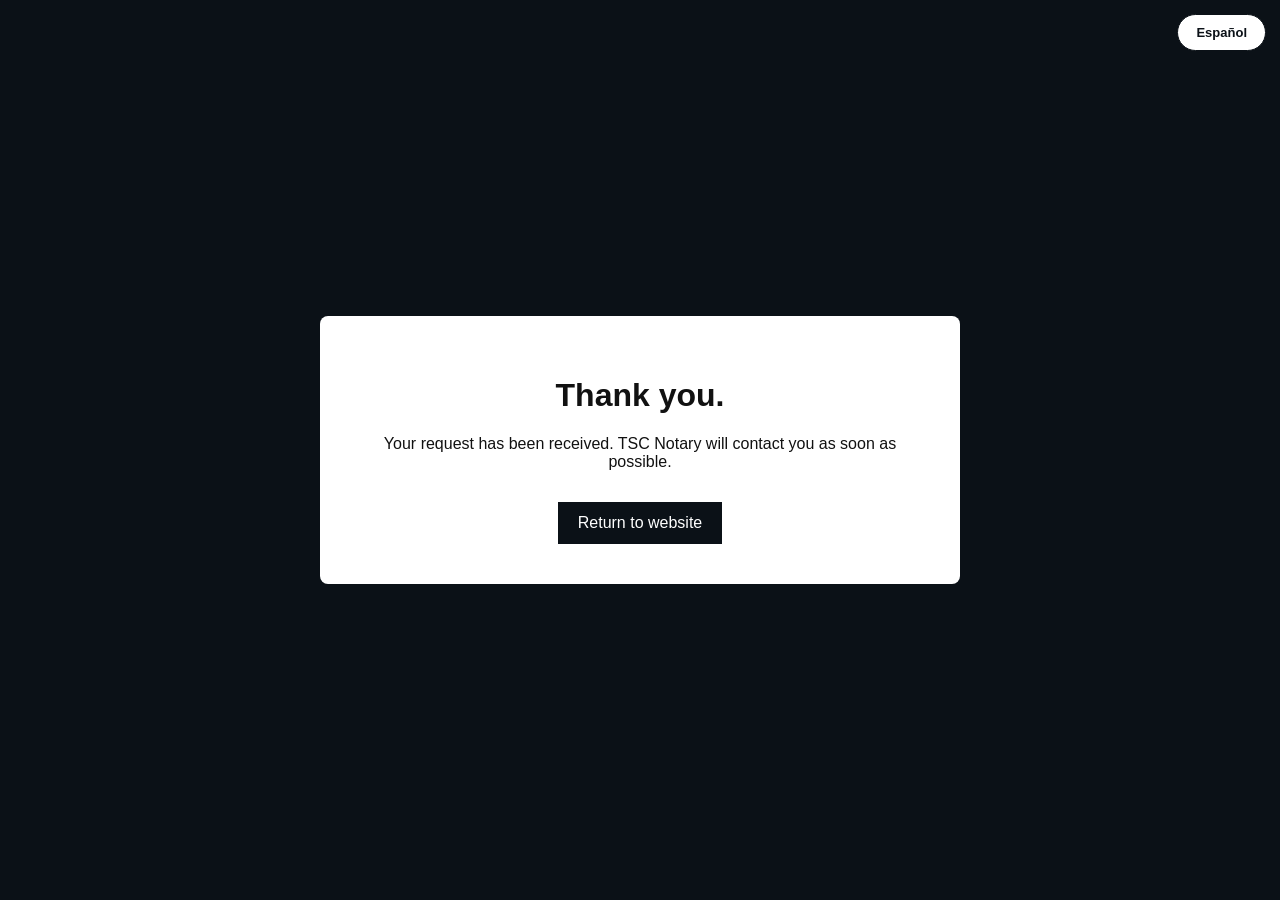
<file: thank-you.html>
<!doctype html><html><head><meta charset="utf-8"><meta name="viewport" content="width=device-width,initial-scale=1"><meta name="robots" content="noindex, follow"><title>Request Received | TSC Notary</title><meta property="og:type" content="website"><meta property="og:site_name" content="TSC Notary"><meta property="og:title" content="Request Received | TSC Notary"><meta property="og:url" content="https://tscnotary.com/thank-you.html"><meta property="og:image" content="https://tscnotary.com/assets/images/tsc-og-card.jpg"><meta property="og:image:width" content="1200"><meta property="og:image:height" content="630"><meta name="twitter:card" content="summary_large_image"><meta name="twitter:image" content="https://tscnotary.com/assets/images/tsc-og-card.jpg"><style>body{font-family:Arial;margin:0;background:#0b1117;color:#fff;min-height:100vh;display:grid;place-items:center}.box{max-width:560px;text-align:center;padding:40px;background:#fff;color:#111;border-radius:8px}a{display:inline-block;margin-top:15px;padding:12px 20px;background:#0b1117;color:#fff;text-decoration:none}</style>
  <link rel="icon" type="image/x-icon" href="/favicon.ico">
  <link rel="icon" type="image/png" sizes="512x512" href="assets/logos/favicon.png">
  <link rel="apple-touch-icon" href="assets/logos/favicon.png">

</head><body><button id="lang-toggle" aria-label="Switch to Spanish" style="position:fixed;top:14px;right:14px;padding:10px 18px;border:1px solid #0b1117;border-radius:999px;background:#fff;color:#0b1117;font-weight:700;font-size:13px;cursor:pointer;font-family:Arial,Helvetica,sans-serif">Español</button><div class="box"><h1>Thank you.</h1><p>Your request has been received. TSC Notary will contact you as soon as possible.</p><a href="/">Return to website</a></div><script src="assets/js/lang.js"></script></body></html>
</file>
<file: assets/css/concept.css>
/* TSC Notary — redesign concept. Fresh stylesheet, brand DNA kept. */
:root{
  --navy:#0b1117; --navy2:#111c27; --gold:#c9a24b; --gold-lt:#e8cf8f;
  --ink:#1a232b; --muted:#5b6670; --bg:#fff; --bg-soft:#f5f6f7; --line:#e2e6e9;
  --serif:Georgia,'Times New Roman',serif;
  --sans:Arial,Helvetica,sans-serif;
}
*{box-sizing:border-box}
html{scroll-behavior:smooth}
body{margin:0;color:var(--ink);background:#fff;font-family:var(--sans);-webkit-font-smoothing:antialiased}
img{display:block;max-width:100%}
a{color:inherit;text-decoration:none}
.wrap{max-width:1180px;margin:0 auto;padding:0 32px}
.section{padding:84px 0}
.center{text-align:center}

/* Eyebrows + titles */
.eyebrow{font-size:12px;letter-spacing:4px;font-weight:800;margin:0 0 14px;text-transform:uppercase}
.eyebrow.gold{color:var(--gold)}
.eyebrow.center{text-align:center}
.section-title{font-family:var(--serif);font-size:40px;line-height:1.12;margin:0 0 44px;font-weight:700}
.section-title.center{text-align:center}

/* Buttons */
.btn{display:inline-flex;align-items:center;justify-content:center;padding:16px 30px;font-weight:800;font-size:15px;border-radius:4px;transition:transform .15s ease,box-shadow .15s ease}
.btn:hover{transform:translateY(-2px)}
.btn-gold{background:linear-gradient(135deg,var(--gold-lt),var(--gold));color:#231a05;box-shadow:0 10px 24px rgba(201,162,75,.35)}
.btn-ghost{border:1px solid rgba(255,255,255,.7);color:#fff}
.btn-ghost:hover{background:rgba(255,255,255,.12)}

/* Top utility bar */
.topbar{background:#060b10;color:#cfd6db;font-size:12.5px}
.topbar-in{display:flex;justify-content:space-between;align-items:center;padding-top:8px;padding-bottom:8px}
.topbar-note{letter-spacing:1.5px;text-transform:uppercase;font-size:11px;color:var(--gold-lt)}
.topbar-contact{display:flex;gap:22px}
.topbar-contact a{font-weight:700;color:#fff}
.topbar-contact a:hover{color:var(--gold-lt)}

/* Header */
.site-header{background:#fff;position:sticky;top:0;z-index:50;box-shadow:0 2px 18px rgba(11,17,23,.08)}
.header-in{display:flex;align-items:center;gap:26px;padding-top:10px;padding-bottom:10px}
.brand{width:170px;margin-right:auto;flex:0 0 auto}
.brand img{width:100%;height:80px;object-fit:contain}
.main-nav{display:flex;gap:26px;align-items:center;font-size:14px;font-weight:700}
.main-nav a{padding:8px 0;border-bottom:2px solid transparent;color:var(--ink)}
.main-nav a:hover,.main-nav a.active{border-color:var(--gold)}
.header-cta{background:var(--navy);color:#fff;padding:13px 22px;border-radius:4px;font-weight:800;font-size:14px;white-space:nowrap}
.header-cta:hover{background:var(--navy2)}
.menu-toggle{display:none;background:none;border:0;font-size:26px;cursor:pointer}

/* Hero */
.hero{background:linear-gradient(rgba(6,11,16,.78),rgba(6,11,16,.62)),url('../images/hero.jpg') center/cover no-repeat;color:#fff;min-height:640px;display:flex;align-items:center}
.hero-in{padding-top:90px;padding-bottom:90px;max-width:1180px}
.hero h1{font-family:var(--serif);font-size:68px;line-height:1.04;margin:0 0 20px;font-weight:700}
.hero-sub{font-size:18px;line-height:1.6;color:#e3e8ec;max-width:560px;margin:0 0 32px}
.hero-actions{display:flex;gap:14px;flex-wrap:wrap}
.hero-actions.center{justify-content:center}
.trust-chips{display:flex;gap:10px;flex-wrap:wrap;margin-top:34px}
.trust-chips span{font-size:12.5px;font-weight:700;letter-spacing:.6px;border:1px solid rgba(232,207,143,.55);color:var(--gold-lt);padding:9px 16px;border-radius:999px}

/* Stats */
.stats{background:linear-gradient(135deg,#0e1620,#0b1117);border-top:1px solid rgba(201,162,75,.25)}
.stats-in{display:grid;grid-template-columns:repeat(3,1fr);gap:20px;padding-top:34px;padding-bottom:34px;text-align:center}
.stat strong{display:block;font-family:var(--serif);font-size:44px;color:var(--gold);line-height:1}
.stat span{font-size:13px;letter-spacing:1.6px;text-transform:uppercase;color:#aeb8bf}

/* Services */
.services{background:var(--bg-soft)}
.service-grid{display:grid;grid-template-columns:repeat(4,1fr);gap:22px}
.service-card{background:#fff;border:1px solid var(--line);border-radius:10px;overflow:hidden;transition:transform .18s ease,box-shadow .18s ease;display:flex;flex-direction:column}
.service-card:hover{transform:translateY(-6px);box-shadow:0 22px 44px rgba(11,17,23,.12)}
.card-img{aspect-ratio:16/10;overflow:hidden;background:#0b1117}
.card-img img{width:100%;height:100%;object-fit:cover;transition:transform .4s ease}
.service-card:hover .card-img img{transform:scale(1.05)}
.card-body{padding:24px 22px 26px;display:flex;flex-direction:column;flex:1}
.card-body h3{font-family:var(--serif);font-size:21px;margin:0 0 10px}
.card-body p{font-size:14px;line-height:1.6;color:var(--muted);margin:0 0 16px;flex:1}
.card-body a{font-size:14px;font-weight:800;color:#8a6d1f}
.card-body a:hover{color:var(--gold)}
.card-body a span{color:var(--gold)}
.notice{max-width:760px;margin:34px auto 0;padding:16px 22px;border:1px solid var(--line);border-left:4px solid var(--gold);background:#fff;border-radius:0 8px 8px 0;display:flex;align-items:center;gap:16px;font-size:14px;color:var(--muted)}
.notice span{font-size:28px;color:var(--gold);flex:0 0 auto}
.notice p{margin:0;line-height:1.55}

/* Process */
.process{background:#fff}
.process-grid{display:grid;grid-template-columns:repeat(3,1fr);gap:22px}
.process-step{background:var(--bg-soft);border:1px solid var(--line);border-radius:10px;padding:34px 28px;text-align:center;position:relative}
.step-num{display:inline-grid;place-items:center;width:54px;height:54px;border-radius:50%;background:var(--navy);color:var(--gold-lt);font-family:var(--serif);font-size:24px;font-weight:700;margin-bottom:18px}
.process-step h3{font-family:var(--serif);font-size:21px;margin:0 0 10px}
.process-step p{font-size:14.5px;line-height:1.6;color:var(--muted);margin:0}

/* About */
.about{background:linear-gradient(135deg,#0c141c,#0b1117);color:#fff}
.about-in{display:grid;grid-template-columns:44% 56%;gap:56px;align-items:center}
.about-photos{display:grid;grid-template-columns:1fr 1fr;gap:14px}
.about figure{margin:0;border-radius:10px;overflow:hidden;background:#000}
.about figure img{height:360px;width:100%;object-fit:cover;object-position:top}
.about figcaption{padding:12px 14px;font-weight:700;background:rgba(255,255,255,.06);font-size:14px}
.about-copy h2{font-family:var(--serif);font-size:50px;line-height:1;margin:0 0 16px}
.about-copy h3{font-size:17px;color:var(--gold-lt);font-weight:700;margin:0 0 18px}
.about-copy p{line-height:1.65;color:#d6dce1;font-size:15.5px}
.cred-mini{display:flex;gap:18px;margin-top:26px}
.cred-mini img{width:84px;height:84px;object-fit:contain;background:rgba(255,255,255,.94);border-radius:10px;padding:8px}

/* Service area */
.service-area{background:#fff;padding:84px 0 0}
.area-panel{background:linear-gradient(135deg,#0e1620,#0b1117)}
.area-copy{padding:64px 32px 56px;color:#fff;max-width:860px;margin:0 auto;text-align:center}
.area-copy h2{font-family:var(--serif);font-size:40px;margin:0 0 16px}
.area-copy>p{font-size:15px;line-height:1.65;color:#d6dce1;margin:0 0 22px}
.county-chips{display:flex;flex-wrap:wrap;gap:8px;margin-bottom:26px;justify-content:center}
.county-chips span{font-size:12.5px;font-weight:700;padding:8px 14px;border-radius:999px;background:rgba(201,162,75,.14);border:1px solid rgba(201,162,75,.5);color:var(--gold-lt)}
.come-to-you{border:1px solid rgba(255,255,255,.16);background:rgba(255,255,255,.05);border-radius:10px;padding:18px 20px;text-align:left;max-width:640px;margin:0 auto}
.come-to-you strong{display:block;font-size:16px;margin-bottom:6px;color:#fff}
.come-to-you strong::before{content:"◉ ";color:var(--gold)}
.come-to-you span{font-size:13.5px;line-height:1.55;color:#c6cfd5}
.map-bleed img{width:100%;height:auto;display:block}

/* Reviews */
.reviews{background:var(--bg-soft)}
.rating-badge{display:flex;align-items:center;justify-content:center;gap:10px;margin:-20px 0 40px;font-size:16px;color:var(--muted)}
.rating-badge .stars{color:var(--gold);font-size:22px;letter-spacing:2px}
.rating-badge strong{font-family:var(--serif);font-size:30px;color:var(--ink)}
.review-actions{display:flex;gap:12px;justify-content:center;flex-wrap:wrap;margin:-24px 0 44px}
.btn-sm{padding:13px 24px;font-size:14px}
.btn-outline{border:1.5px solid var(--navy);color:var(--navy);background:#fff}
.btn-outline:hover{background:var(--navy);color:#fff}
.review-grid{display:grid;grid-template-columns:repeat(3,1fr);gap:22px;margin-bottom:54px}
.review-card{background:#fff;border:1px solid var(--line);border-radius:10px;padding:30px 26px;box-shadow:0 8px 22px rgba(11,17,23,.05)}
.review-card .stars{color:var(--gold);font-size:18px;letter-spacing:3px;margin-bottom:14px}
.review-card p{font-size:15px;line-height:1.6;color:var(--ink);margin:0 0 14px;font-style:italic}
.review-card span{font-size:13px;font-weight:700;color:var(--muted)}
.trusted-row{max-width:760px;margin:0 auto;text-align:center}
.trusted-row .eyebrow{color:var(--muted)}
.trusted-row img{max-height:84px;width:100%;object-fit:contain}

/* CTA band */
.cta-band{background:linear-gradient(rgba(6,11,16,.88),rgba(6,11,16,.88)),url('../images/hero.jpg') center 30%/cover no-repeat;color:#fff;text-align:center}
.cta-in{padding-top:76px;padding-bottom:76px}
.cta-band h2{font-family:var(--serif);font-size:44px;margin:0 0 14px}
.cta-band p{color:#d6dce1;font-size:17px;margin:0 0 30px}

/* Request form */
.request{background:#eef1f2}
.request-shell{max-width:1180px;margin:0 auto;display:grid;grid-template-columns:34% 66%;gap:44px;align-items:start}
.request-intro{padding-top:8px;position:sticky;top:110px}
.request-intro h2{font-family:var(--serif);font-size:46px;line-height:1.05;margin:0 0 16px}
.request-intro>p{font-size:15.5px;line-height:1.6;color:#47515a}
.request-notice{margin-top:22px;padding:16px 18px;border-left:4px solid var(--gold);background:#fff;color:#303942;font-size:13.5px;line-height:1.5;border-radius:0 8px 8px 0;box-shadow:0 6px 16px rgba(11,17,23,.06)}
.request-side-contact{margin-top:22px;font-size:14px;color:var(--muted)}
.request-side-contact span{display:block;margin-bottom:6px}
.request-side-contact a{font-size:24px;font-weight:800;color:var(--navy);font-family:var(--serif)}
.request-side-contact a:hover{color:#8a6d1f}
.form-card{background:#fff;border:1px solid var(--line);border-top:5px solid var(--gold);border-radius:0 0 12px 12px;padding:32px;box-shadow:0 20px 44px rgba(12,23,31,.1)}
.steps{display:grid;grid-template-columns:repeat(4,1fr);gap:8px;margin-bottom:30px}
.step{padding:12px 8px;text-align:center;background:#f2f4f5;border-radius:6px;border-bottom:3px solid var(--gold);font-size:12px;font-weight:800;letter-spacing:.4px}
.form-card h3{font-family:var(--serif);font-size:23px;margin:30px 0 16px;padding-bottom:10px;border-bottom:1px solid var(--line)}
.form-card h3:first-of-type{margin-top:0}
.form-grid{display:grid;grid-template-columns:1fr 1fr;gap:18px}
.form-grid .full{grid-column:1/-1}
.form-card label{display:block;font-size:13px;font-weight:700;color:#202a31}
.form-card input,.form-card select,.form-card textarea{display:block;width:100%;margin-top:8px;padding:13px 14px;border:1px solid #aeb6bc;border-radius:6px;background:#fff;font:inherit;color:#111820}
.form-card input:focus,.form-card select:focus,.form-card textarea:focus{outline:2px solid rgba(201,162,75,.4);border-color:var(--gold)}
.form-card textarea{min-height:110px;resize:vertical}
.req{float:right;font-size:9px;letter-spacing:1px;color:#fff;background:#8a6d1f;border-radius:3px;padding:2px 6px}
.helper{font-size:11.5px;line-height:1.4;color:#6c757c;margin-top:6px}
.checkline{display:flex!important;align-items:flex-start;gap:10px;margin-top:18px;font-weight:500!important;line-height:1.5}
.checkline input{width:auto!important;margin:3px 0 0!important}
.cosigner{margin-top:14px;padding:18px;background:#f8f6ef;border:1px solid #e8dfc2;border-radius:8px}
.submit{width:100%;margin-top:26px;padding:17px 20px;border:0;border-radius:6px;background:linear-gradient(135deg,var(--gold-lt),var(--gold));color:#231a05;font-weight:800;font-size:16px;cursor:pointer;box-shadow:0 12px 26px rgba(201,162,75,.35)}
.submit:hover{filter:brightness(1.05)}

/* Footer */
footer{background:#060b10;color:#fff}
.footer-main{display:grid;grid-template-columns:1.3fr 1fr 1fr;gap:40px;align-items:start;padding-top:56px;padding-bottom:44px}
.footer-brand img{width:170px;height:auto;opacity:.95;margin-bottom:16px}
.footer-brand p{font-size:14px;line-height:1.6;color:#9aa4ab;margin:0;max-width:300px}
.footer-details,.footer-contact{display:flex;flex-direction:column;gap:9px;font-size:15px}
.footer-details strong,.footer-contact strong{font-family:var(--serif);font-size:20px;margin-bottom:6px;color:var(--gold-lt)}
.footer-contact a{color:#d6dce1}
.footer-contact a:hover{color:var(--gold-lt);text-decoration:underline;text-underline-offset:3px}
.social-row{margin-top:12px;display:flex;flex-direction:column;gap:10px;align-items:flex-start}
.social-label{font-size:11px;letter-spacing:2px;text-transform:uppercase;color:#8b959c;font-weight:800}
.social-link{display:inline-flex!important;align-items:center;gap:10px;font-weight:800;text-decoration:none!important}
.social-link svg{width:34px;height:34px;flex:0 0 auto;fill:var(--gold-lt);background:rgba(201,162,75,.12);border:1px solid rgba(201,162,75,.55);border-radius:50%;padding:7px;transition:transform .15s ease,background .15s ease}
.social-link:hover svg{transform:scale(1.08);background:rgba(201,162,75,.25)}
.social-link:hover{text-decoration:none!important}
.footer-bottom{border-top:1px solid rgba(255,255,255,.1);padding-top:16px;padding-bottom:16px;text-align:center;font-size:12.5px;color:#8b959c}

/* Mobile call bar */
.mobile-callbar{display:none}

/* Responsive */
@media(max-width:1000px){
  .service-grid{grid-template-columns:1fr 1fr}
  .process-grid{grid-template-columns:1fr;max-width:560px;margin:0 auto}
  .review-grid{grid-template-columns:1fr;max-width:560px;margin:0 auto 54px}
  .about-in{grid-template-columns:1fr}
  .area-in{grid-template-columns:1fr}
  .map-wrap{min-height:300px}
  .request-shell{grid-template-columns:1fr}
  .request-intro{position:static}
  .footer-main{grid-template-columns:1fr 1fr}
}
@media(max-width:900px){
  .topbar{display:none}
  .header-in{gap:16px;padding-left:18px;padding-right:18px}
  .brand{width:120px}
  .brand img{height:54px}
  .menu-toggle{display:block}
  .main-nav{display:none;position:absolute;left:0;right:0;top:100%;background:#fff;padding:18px;flex-direction:column;align-items:flex-start;gap:4px;box-shadow:0 14px 30px rgba(0,0,0,.16)}
  .main-nav.open{display:flex}
  .main-nav a{padding:10px 4px;font-size:15px}
  .header-cta{display:none}
  .site-header{position:sticky}
  .hero{min-height:560px}
  .hero h1{font-size:46px}
  .hero-sub{font-size:16.5px}
  .mobile-callbar{display:flex;position:fixed;left:0;right:0;bottom:0;z-index:60;box-shadow:0 -6px 24px rgba(0,0,0,.25)}
  .mobile-callbar a{flex:1;text-align:center;padding:17px 10px;font-weight:800;font-size:16px}
  .mc-call{background:#fff;color:var(--navy)}
  .mc-req{background:linear-gradient(135deg,var(--gold-lt),var(--gold));color:#231a05}
  body{padding-bottom:58px}
  .footer-bottom{margin-bottom:0}
}
@media(max-width:560px){
  .wrap{padding:0 20px}
  .section{padding:60px 0}
  .section-title{font-size:31px}
  .service-grid{grid-template-columns:1fr}
  .hero h1{font-size:42px}
  .hero-actions .btn{flex:1;justify-content:center}
  .stats-in{grid-template-columns:1fr 1fr 1fr;gap:10px}
  .stat strong{font-size:32px}
  .stat span{font-size:10.5px}
  .form-grid{grid-template-columns:1fr}
  .form-grid>div{grid-column:1/-1}
  .steps{grid-template-columns:1fr 1fr}
  .form-card{padding:24px 18px}
  .about-copy h2{font-size:40px}
  .about figure img{height:250px}
  .area-copy{padding:40px 26px}
  .footer-main{grid-template-columns:1fr;gap:30px}
  .cta-band h2{font-size:34px}
  .request-intro h2{font-size:38px}
}
</file>
<file: assets/css/lang-toggle.css>
/* Additive language-toggle styles — does not alter existing rules. */
.lang-toggle{
  display:inline-flex;align-items:center;justify-content:center;
  padding:10px 18px;border:1px solid #0b1117;border-radius:999px;
  background:#fff;color:#0b1117;
  font-family:Arial,Helvetica,sans-serif;font-weight:700;font-size:13px;letter-spacing:.4px;
  cursor:pointer;white-space:nowrap;
}
.lang-toggle:hover{background:#0b1117;color:#fff}
.lang-toggle:focus-visible{outline:2px solid #0b1117;outline-offset:2px}
@media(max-width:900px){
  .lang-toggle{padding:8px 14px;font-size:12px}
}
</file>
